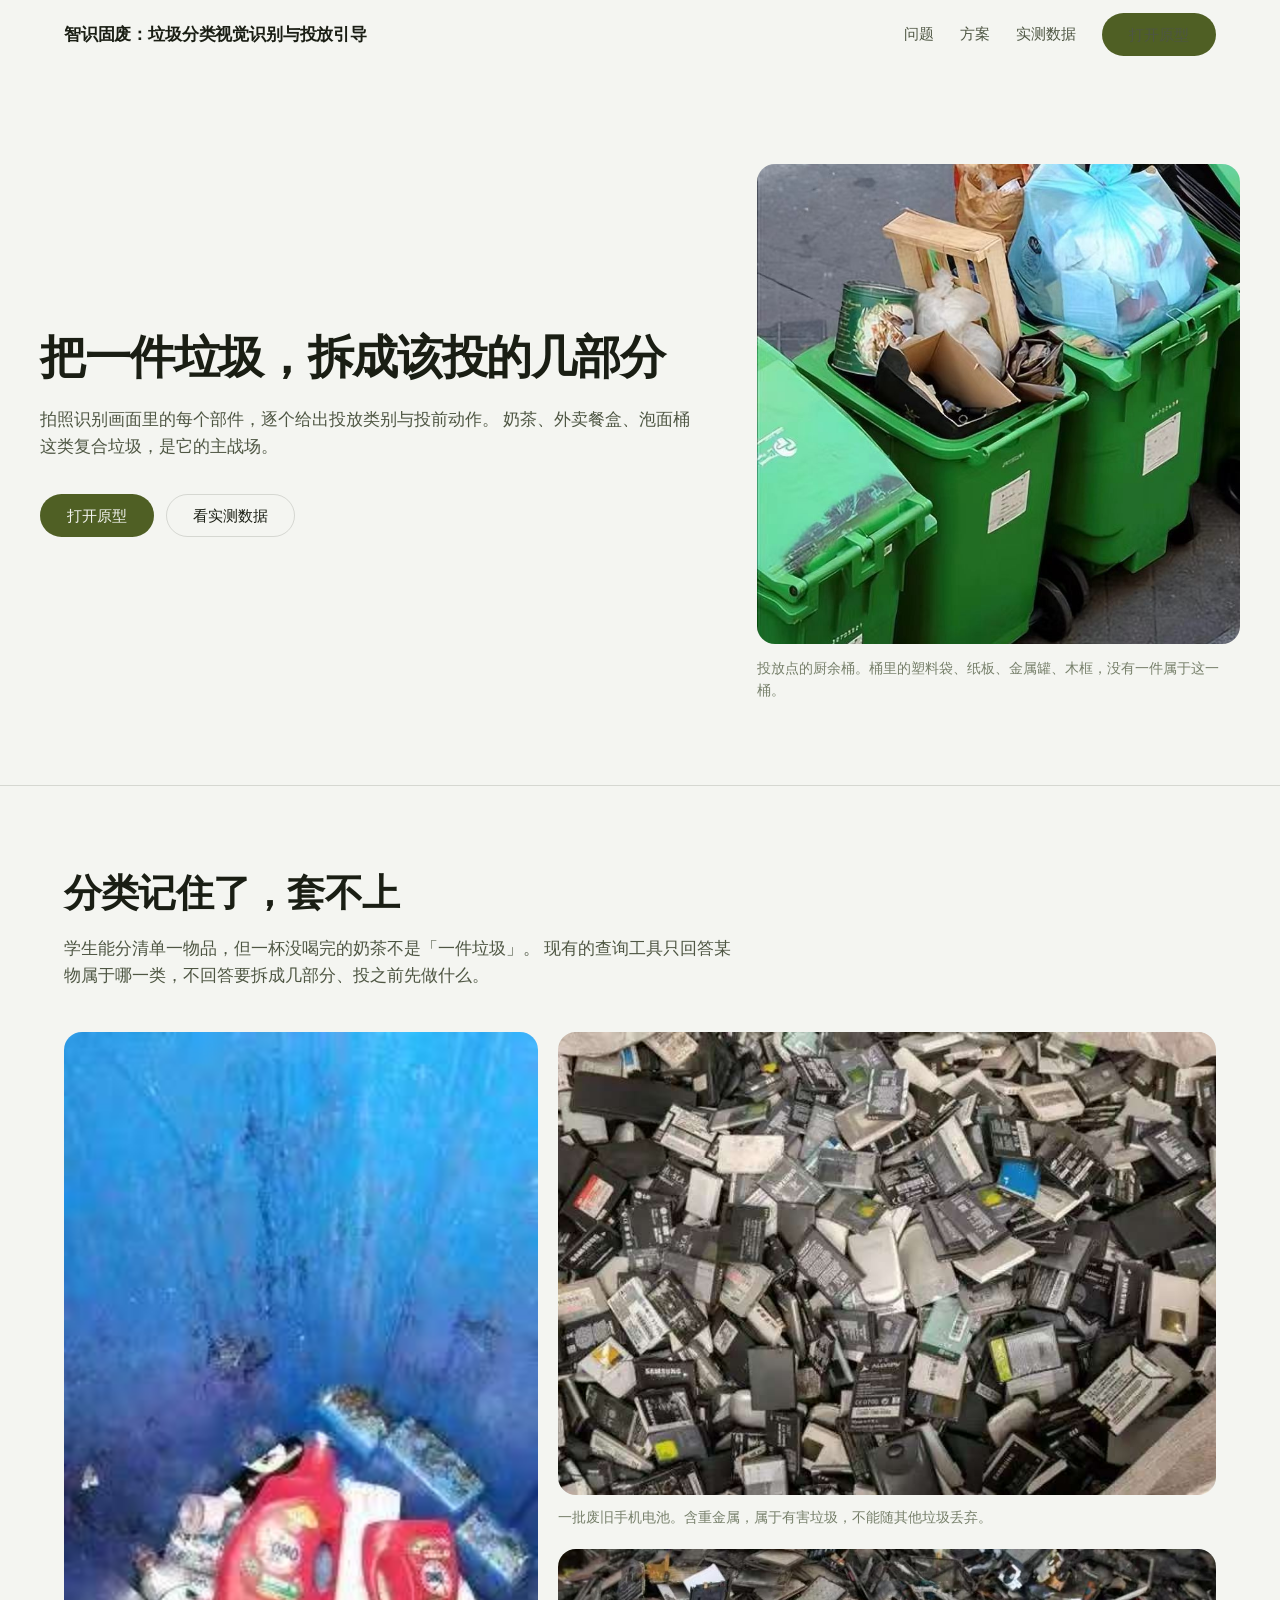
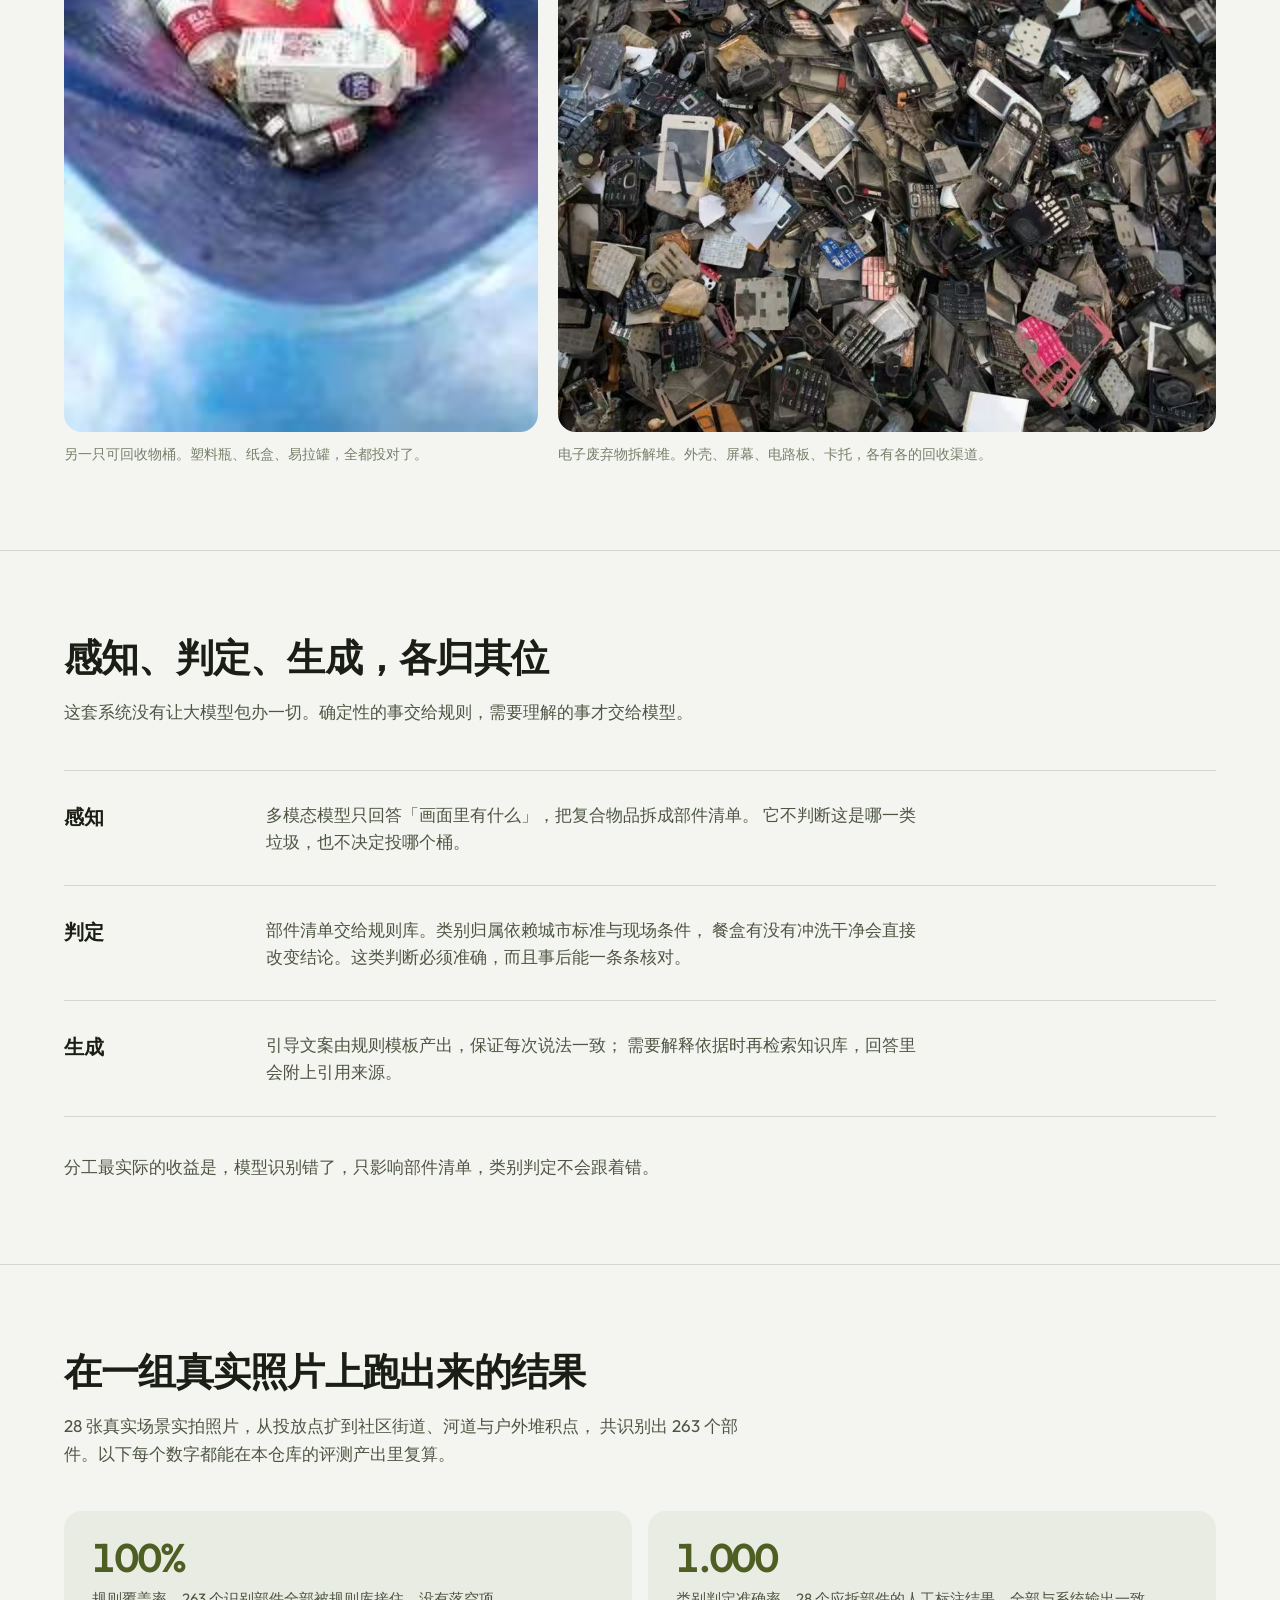
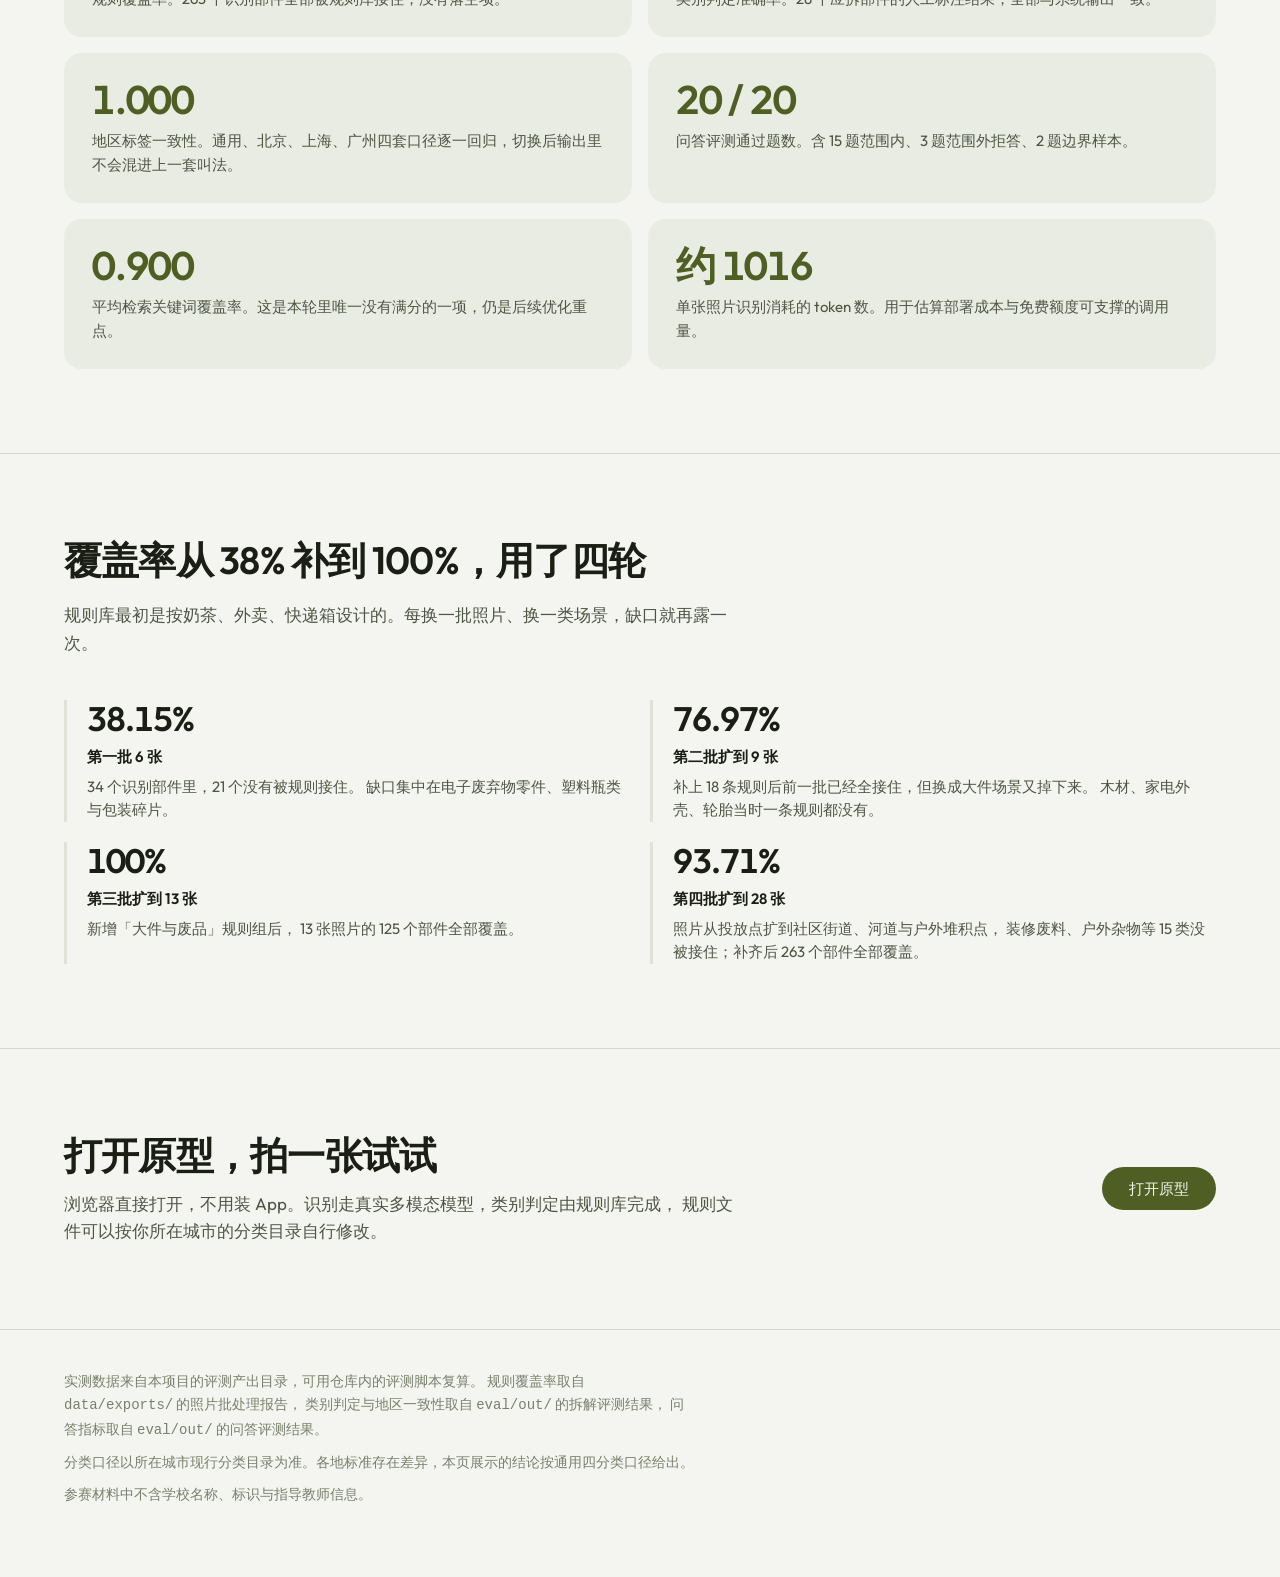
<file: docs/index.html>
<!doctype html>
<html lang="zh-CN">
<head>
<meta charset="utf-8">
<meta name="viewport" content="width=device-width, initial-scale=1">
<title>智识固废：垃圾分类视觉识别与投放引导</title>
<meta name="description" content="把一件复合垃圾拆成该投的几部分：拍照识别部件，按规则库判定投放类别与投前动作。">
<link rel="stylesheet" href="styles.css">
<!-- 本页刻意不声明 manifest：它是给评委看的文字页，不是要装的应用。
     这里原来挂着 manifest（start_url = /），手机上点「安装」会装出一个
     打开后是介绍页的"应用"，自然找不到拍照和上传入口。
     要装应用请到原型页 https://proto.fenlei.dpdns.org/ 点「安装到手机」。 -->
<meta name="theme-color" content="#3A4032">
<link rel="icon" type="image/png" sizes="192x192" href="/pwa/icon-192.png">
<link rel="apple-touch-icon" href="/pwa/apple-touch-icon.png">
<meta name="mobile-web-app-capable" content="yes">
<meta name="apple-mobile-web-app-capable" content="yes">
<meta name="apple-mobile-web-app-title" content="智识固废">
</head>
<body>

<header class="topbar">
  <span class="wordmark">智识固废：垃圾分类视觉识别与投放引导</span>
  <nav>
    <a href="#problem">问题</a>
    <a href="#method">方案</a>
    <a href="#data">实测数据</a>
    <a class="btn btn-primary" href="/app/">打开原型</a>
  </nav>
</header>

<main>

  <!-- ============================================================ Hero
       非对称分栏：文案在左，真实照片在右。
       文案元素 3 个：标题、说明、按钮组。无眉标、无 CTA 下方小字。 -->
  <section class="hero wrap" id="top">
    <div>
      <h1>把一件垃圾，拆成该投的几部分</h1>
      <p class="lede">
        拍照识别画面里的每个部件，逐个给出投放类别与投前动作。
        奶茶、外卖餐盒、泡面桶这类复合垃圾，是它的主战场。
      </p>
      <div class="cta-row">
        <a class="btn btn-primary" href="/app/">打开原型</a>
        <a class="btn btn-ghost" href="#data">看实测数据</a>
      </div>
    </div>
    <figure class="hero-figure">
      <img src="assets/hero-bin-mixed.jpg" width="760" height="1095"
           alt="投放点的绿色垃圾桶，桶内混有塑料袋、纸板、金属罐与木框">
      <figcaption class="cap">
        投放点的厨余桶。桶里的塑料袋、纸板、金属罐、木框，没有一件属于这一桶。
      </figcaption>
    </figure>
  </section>

  <!-- ============================================================ 问题 -->
  <section id="problem">
    <div class="wrap">
      <h2>分类记住了，套不上</h2>
      <p class="lede">
        学生能分清单一物品，但一杯没喝完的奶茶不是「一件垃圾」。
        现有的查询工具只回答某物属于哪一类，不回答要拆成几部分、投之前先做什么。
      </p>

      <!-- 变高宽比、非等分网格：左侧一张竖构图，右侧两张横构图 -->
      <div class="evidence">
        <figure class="evidence-tall reveal">
          <img src="assets/evidence-recyclable-bin.jpg" width="237" height="500"
               alt="可回收物桶内部，可见塑料瓶、纸盒与易拉罐">
          <figcaption class="cap">
            另一只可回收物桶。塑料瓶、纸盒、易拉罐，全都投对了。
          </figcaption>
        </figure>
        <figure class="reveal">
          <img src="assets/evidence-battery-pile.jpg" width="787" height="500"
               alt="一批废旧手机电池，含锂电池与塑料外壳">
          <figcaption class="cap">
            一批废旧手机电池。含重金属，属于有害垃圾，不能随其他垃圾丢弃。
          </figcaption>
        </figure>
        <figure class="reveal">
          <img src="assets/evidence-ewaste-pile.jpg" width="1080" height="720"
               alt="电子废弃物拆解堆，可见手机外壳、屏幕、电路板与卡托">
          <figcaption class="cap">
            电子废弃物拆解堆。外壳、屏幕、电路板、卡托，各有各的回收渠道。
          </figcaption>
        </figure>
      </div>
    </div>
  </section>

  <!-- ============================================================ 方案 -->
  <section id="method">
    <div class="wrap">
      <h2>感知、判定、生成，各归其位</h2>
      <p class="lede">
        这套系统没有让大模型包办一切。确定性的事交给规则，需要理解的事才交给模型。
      </p>

      <div class="layers">
        <div class="layer reveal">
          <h3>感知</h3>
          <p>
            多模态模型只回答「画面里有什么」，把复合物品拆成部件清单。
            它不判断这是哪一类垃圾，也不决定投哪个桶。
          </p>
        </div>
        <div class="layer reveal">
          <h3>判定</h3>
          <p>
            部件清单交给规则库。类别归属依赖城市标准与现场条件，
            餐盒有没有冲洗干净会直接改变结论。这类判断必须准确，而且事后能一条条核对。
          </p>
        </div>
        <div class="layer reveal">
          <h3>生成</h3>
          <p>
            引导文案由规则模板产出，保证每次说法一致；
            需要解释依据时再检索知识库，回答里会附上引用来源。
          </p>
        </div>
      </div>

      <p class="lede" style="margin-top:36px">
        分工最实际的收益是，模型识别错了，只影响部件清单，类别判定不会跟着错。
      </p>
    </div>
  </section>

  <!-- ============================================================ 实测数据 -->
  <section id="data">
    <div class="wrap">
      <h2>在一组真实照片上跑出来的结果</h2>
      <p class="lede">
        28 张真实场景实拍照片，从投放点扩到社区街道、河道与户外堆积点，
        共识别出 263 个部件。以下每个数字都能在本仓库的评测产出里复算。
      </p>

      <div class="metrics">
        <div class="metric reveal">
          <b>100%</b>
          <span>规则覆盖率。263 个识别部件全部被规则库接住，没有落空项。</span>
        </div>
        <div class="metric reveal">
          <b>1.000</b>
          <span>类别判定准确率。28 个应拆部件的人工标注结果，全部与系统输出一致。</span>
        </div>
        <div class="metric reveal">
          <b>1.000</b>
          <span>地区标签一致性。通用、北京、上海、广州四套口径逐一回归，切换后输出里不会混进上一套叫法。</span>
        </div>
        <div class="metric reveal">
          <b>20 / 20</b>
          <span>问答评测通过题数。含 15 题范围内、3 题范围外拒答、2 题边界样本。</span>
        </div>
        <div class="metric reveal">
          <b>0.900</b>
          <span>平均检索关键词覆盖率。这是本轮里唯一没有满分的一项，仍是后续优化重点。</span>
        </div>
        <div class="metric reveal">
          <b>约 1016</b>
          <span>单张照片识别消耗的 token 数。用于估算部署成本与免费额度可支撑的调用量。</span>
        </div>
      </div>
    </div>
  </section>

  <!-- ============================================================ 迭代过程 -->
  <section id="iteration">
    <div class="wrap">
      <h2>覆盖率从 38% 补到 100%，用了四轮</h2>
      <p class="lede">
        规则库最初是按奶茶、外卖、快递箱设计的。每换一批照片、换一类场景，缺口就再露一次。
      </p>

      <div class="rounds">
        <div class="round reveal">
          <b>38.24%</b>
          <strong>第一批 6 张</strong>
          <p>
            34 个识别部件里，21 个没有被规则接住。
            缺口集中在电子废弃物零件、塑料瓶类与包装碎片。
          </p>
        </div>
        <div class="round reveal">
          <b>77.14%</b>
          <strong>第二批扩到 9 张</strong>
          <p>
            补上 18 条规则后前一批已经全接住，但换成大件场景又掉下来。
            木材、家电外壳、轮胎当时一条规则都没有。
          </p>
        </div>
        <div class="round reveal">
          <b>100%</b>
          <strong>第三批扩到 13 张</strong>
          <p>
            新增「大件与废品」规则组后，
            13 张照片的 125 个部件全部覆盖。
          </p>
        </div>
        <div class="round reveal">
          <b>93.92%</b>
          <strong>第四批扩到 28 张</strong>
          <p>
            照片从投放点扩到社区街道、河道与户外堆积点，
            装修废料、户外杂物等 15 类没被接住；补齐后 263 个部件全部覆盖。
          </p>
        </div>
      </div>
    </div>
  </section>

  <!-- ============================================================ 结尾 -->
  <section id="open">
    <div class="wrap closing">
      <div>
        <h2>打开原型，拍一张试试</h2>
        <p class="lede">
          浏览器直接打开，不用装 App。识别走真实多模态模型，类别判定由规则库完成，
          规则文件可以按你所在城市的分类目录自行修改。
        </p>
      </div>
      <a class="btn btn-primary" href="/app/">打开原型</a>
    </div>
  </section>

</main>

<footer>
  <div class="wrap">
    <p>
       实测数据来自本项目的评测产出目录，可用仓库内的评测脚本复算。
      规则覆盖率取自 <code>data/exports/</code> 的照片批处理报告，
      类别判定与地区一致性取自 <code>eval/out/</code> 的拆解评测结果，
      问答指标取自 <code>eval/out/</code> 的问答评测结果。
    </p>
    <p>
      分类口径以所在城市现行分类目录为准。各地标准存在差异，本页展示的结论按通用四分类口径给出。
    </p>
    <p>
      参赛材料中不含学校名称、标识与指导教师信息。
    </p>
  </div>
</footer>

<!-- GSAP + ScrollTrigger 本地化，断网也能跑；两个文件加起来 110 KB -->
<script src="vendor/gsap.min.js"></script>
<script src="vendor/ScrollTrigger.min.js"></script>
<script>
/*
  动效分四层，都挂在 GSAP 上：
    1) 首屏入场：标题、说明、按钮、配图按次序到位
    2) 段落进场：ScrollTrigger.batch 替代原来手写的 IntersectionObserver
    3) 数字滚动：指标卡与迭代卡的数字从 0 滚到目标值
    4) 配图轻微视差：滚动时比正文慢一点，做出层次

  两条兜底：
    · gsap 没加载成功就把所有 .reveal 显示出来，内容不受影响
    · 系统开了"减少动态效果"时只显示，不做动画（gsap.matchMedia 处理）
*/
(function () {
  var items = document.querySelectorAll('.reveal');
  function showAll() {
    items.forEach(function (el) { el.classList.add('is-in'); });
  }

  if (!window.gsap || !window.ScrollTrigger) { showAll(); return; }
  gsap.registerPlugin(ScrollTrigger);

  // 交给 GSAP 之后，CSS 那条兜底过渡要让位，否则两边会各动一次
  document.documentElement.classList.add('gsap-on');

  var mm = gsap.matchMedia();

  mm.add(
    { motion: '(prefers-reduced-motion: no-preference)', reduce: '(prefers-reduced-motion: reduce)' },
    function (ctx) {
      // 系统要求减少动态效果：只把内容显示出来
      if (ctx.conditions.reduce) { showAll(); return; }

      gsap.defaults({ ease: 'power2.out', duration: 0.7 });

      // 1) 首屏入场。transform + autoAlpha，不动布局属性
      var intro = gsap.timeline();
      intro
        .from('.hero h1', { y: 26, autoAlpha: 0 })
        .from('.hero .lede', { y: 18, autoAlpha: 0 }, '-=0.45')
        .from('.hero .cta-row > *', { y: 14, autoAlpha: 0, stagger: 0.08 }, '-=0.42')
        .from('.hero-figure', { y: 30, autoAlpha: 0, scale: 0.99 }, 0.12);

      // 2) 段落进场：同一个批次一起进来，按批次错开
      ScrollTrigger.batch('.reveal', {
        start: 'top 88%',
        once: true,
        onEnter: function (batch) {
          batch.forEach(function (el) { el.classList.add('is-in'); });
          gsap.fromTo(
            batch,
            { autoAlpha: 0, y: 20 },
            { autoAlpha: 1, y: 0, duration: 0.62, stagger: 0.08, clearProps: 'all' }
          );
        }
      });

      // 3) 数字滚动：把已有的数值从 0 滚上去，保留原文字里的前后缀
      function countUp(el) {
        var raw = el.textContent;
        var m = raw.match(/^(\D*?)(\d[\d,]*(?:\.\d+)?)([\s\S]*)$/);
        if (!m) return;
        var prefix = m[1];
        var numStr = m[2];
        var suffix = m[3];
        var target = parseFloat(numStr.replace(/,/g, ''));
        var decimals = (numStr.split('.')[1] || '').length;
        var box = { v: 0 };
        gsap.to(box, {
          v: target, duration: 1.1, ease: 'power2.out',
          onUpdate: function () {
            var s = decimals ? box.v.toFixed(decimals) : String(Math.round(box.v));
            el.textContent = prefix + s + suffix;
          },
          onComplete: function () { el.textContent = raw; }
        });
      }

      ['.metrics', '.rounds'].forEach(function (sel) {
        var host = document.querySelector(sel);
        if (!host) return;
        ScrollTrigger.create({
          trigger: host,
          start: 'top 82%',
          once: true,
          onEnter: function () {
            host.querySelectorAll('b').forEach(countUp);
          }
        });
      });

      // 4) 配图轻微视差：只给首屏那张，幅度小
      gsap.to('.hero-figure img', {
        yPercent: -5,
        ease: 'none',
        scrollTrigger: { trigger: '.hero', start: 'top top', end: 'bottom top', scrub: true }
      });
    }
  );

  // 图片加载完再量一次位置，避免触发点算错
  window.addEventListener('load', function () { ScrollTrigger.refresh(); });

  // 万一上面某一步抛错导致内容还藏着，1.5 秒后无条件显示
  setTimeout(function () {
    document.querySelectorAll('.reveal:not(.is-in)').forEach(function (el) {
      el.classList.add('is-in');
    });
  }, 1500);
})();
</script>

</body>
</html>
</file>
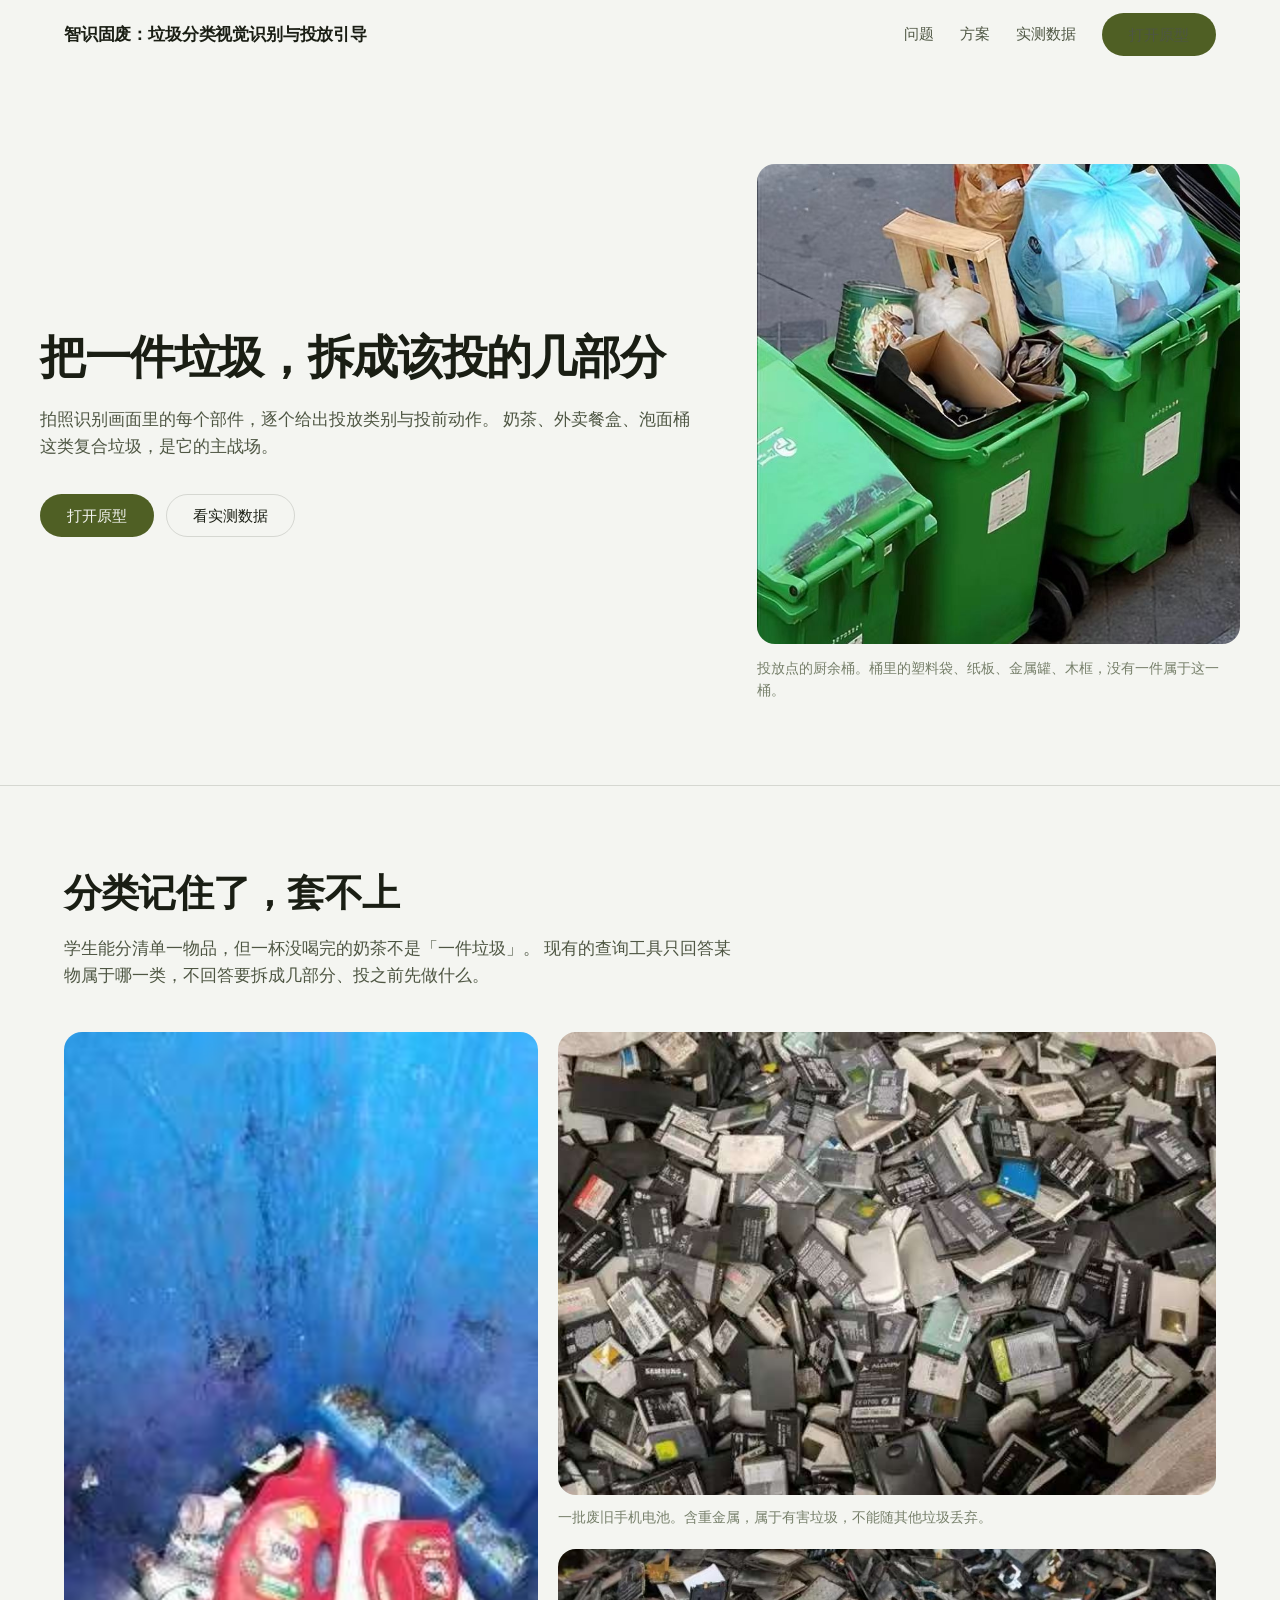
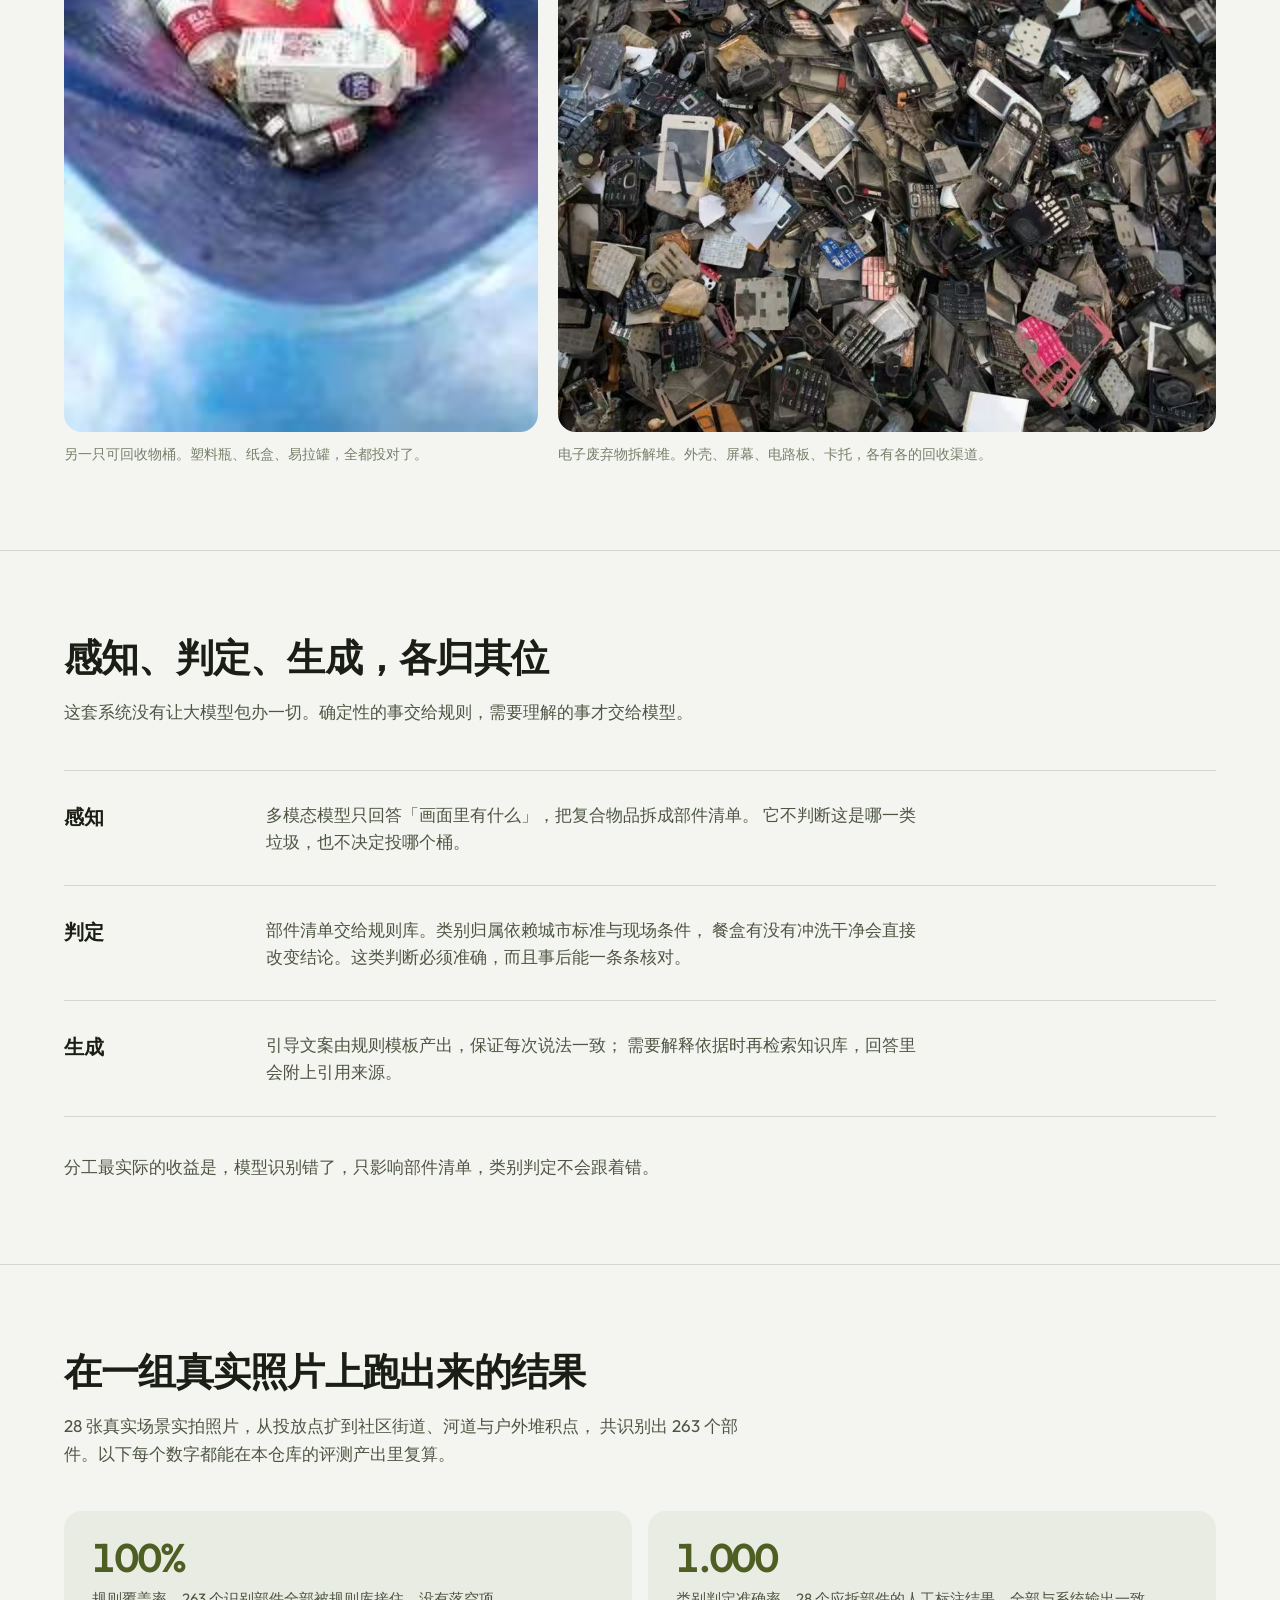
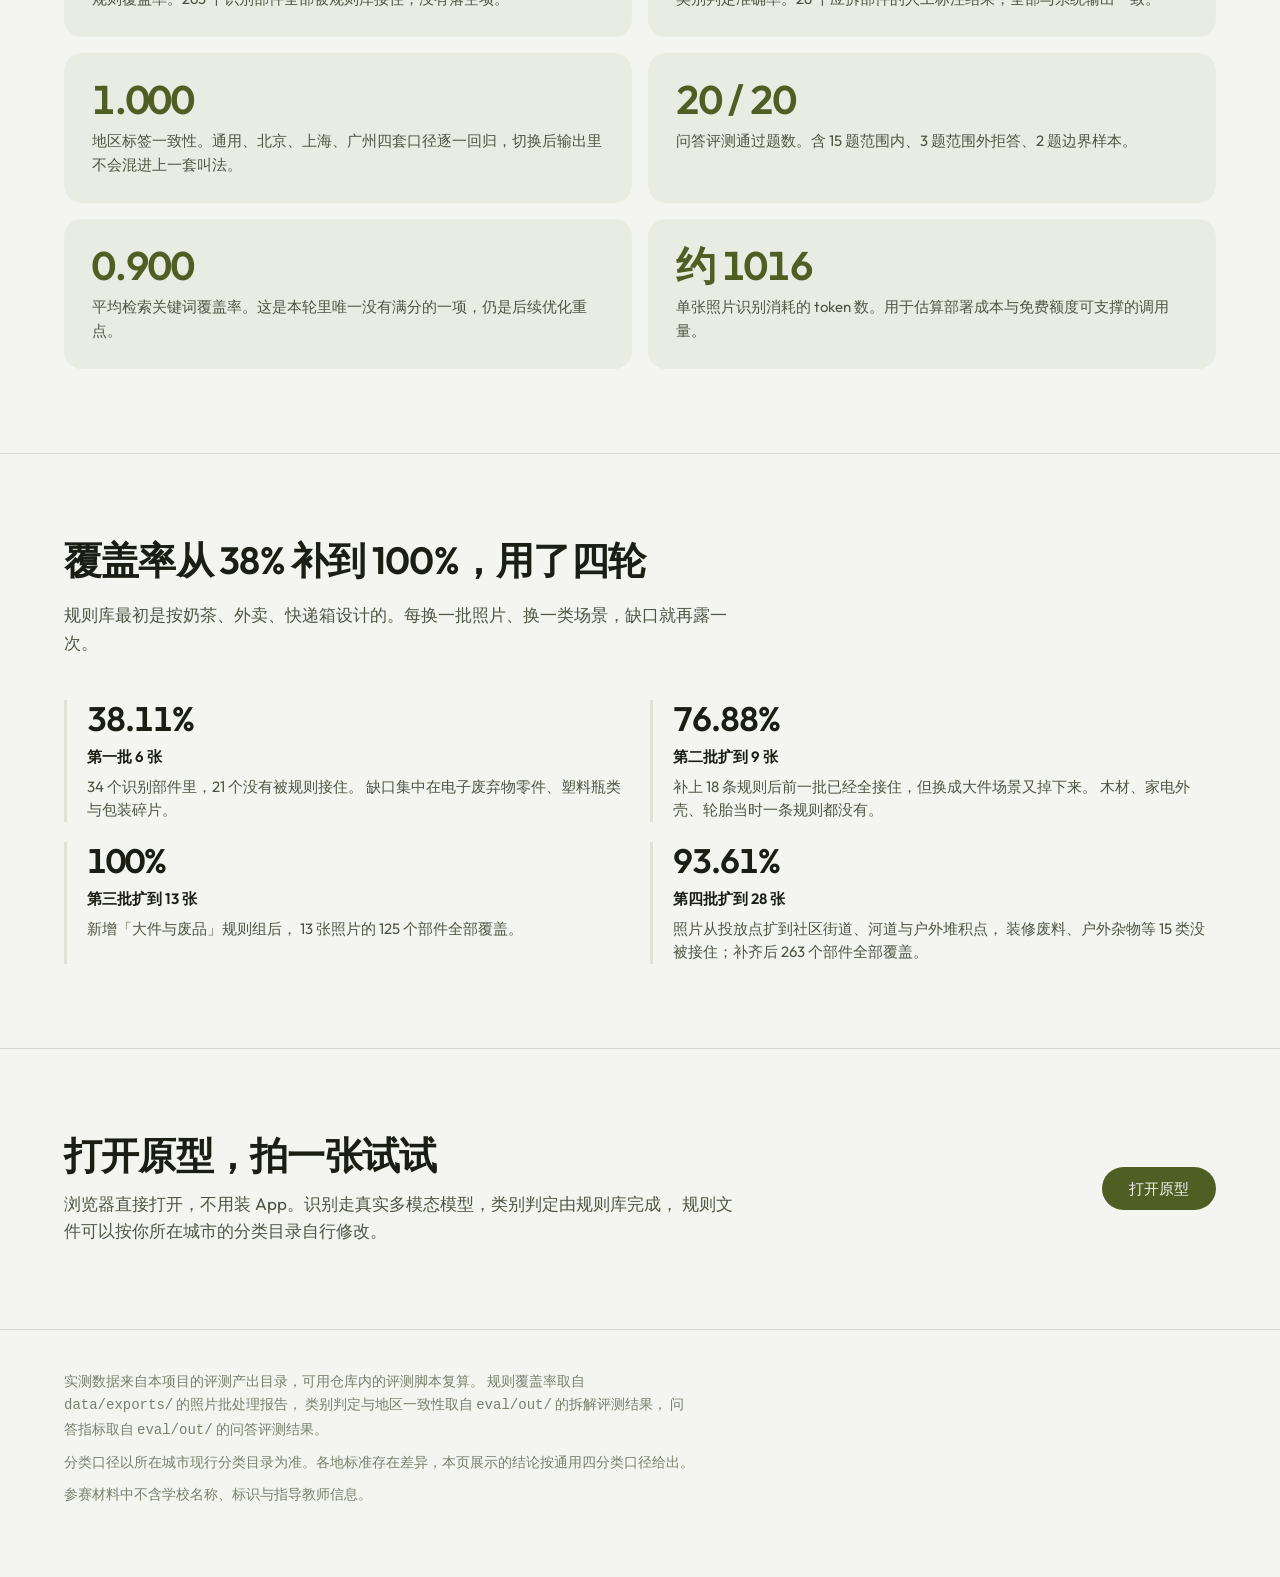
<file: landing/index.html>
<!doctype html>
<html lang="zh-CN">
<head>
<meta charset="utf-8">
<meta name="viewport" content="width=device-width, initial-scale=1">
<title>智识固废：垃圾分类视觉识别与投放引导</title>
<meta name="description" content="把一件复合垃圾拆成该投的几部分：拍照识别部件，按规则库判定投放类别与投前动作。">
<link rel="stylesheet" href="styles.css">
<link rel="manifest" href="/manifest.webmanifest">
<meta name="theme-color" content="#3A4032">
<link rel="icon" type="image/png" sizes="192x192" href="/pwa/icon-192.png">
<link rel="apple-touch-icon" href="/pwa/apple-touch-icon.png">
<meta name="mobile-web-app-capable" content="yes">
<meta name="apple-mobile-web-app-capable" content="yes">
<meta name="apple-mobile-web-app-title" content="智识固废">
</head>
<body>

<header class="topbar">
  <span class="wordmark">智识固废：垃圾分类视觉识别与投放引导</span>
  <nav>
    <a href="#problem">问题</a>
    <a href="#method">方案</a>
    <a href="#data">实测数据</a>
    <a class="btn btn-primary" href="/">打开原型</a>
  </nav>
</header>

<main>

  <!-- ============================================================ Hero
       非对称分栏：文案在左，真实照片在右。
       文案元素 3 个：标题、说明、按钮组。无眉标、无 CTA 下方小字。 -->
  <section class="hero wrap" id="top">
    <div>
      <h1>把一件垃圾，拆成该投的几部分</h1>
      <p class="lede">
        拍照识别画面里的每个部件，逐个给出投放类别与投前动作。
        奶茶、外卖餐盒、泡面桶这类复合垃圾，是它的主战场。
      </p>
      <div class="cta-row">
        <a class="btn btn-primary" href="/">打开原型</a>
        <a class="btn btn-ghost" href="#data">看实测数据</a>
      </div>
    </div>
    <figure class="hero-figure">
      <img src="assets/hero-bin-mixed.jpg" width="760" height="1095"
           alt="投放点的绿色垃圾桶，桶内混有塑料袋、纸板、金属罐与木框">
      <figcaption class="cap">
        投放点的厨余桶。桶里的塑料袋、纸板、金属罐、木框，没有一件属于这一桶。
      </figcaption>
    </figure>
  </section>

  <!-- ============================================================ 问题 -->
  <section id="problem">
    <div class="wrap">
      <h2>分类记住了，套不上</h2>
      <p class="lede">
        学生能分清单一物品，但一杯没喝完的奶茶不是「一件垃圾」。
        现有的查询工具只回答某物属于哪一类，不回答要拆成几部分、投之前先做什么。
      </p>

      <!-- 变高宽比、非等分网格：左侧一张竖构图，右侧两张横构图 -->
      <div class="evidence">
        <figure class="evidence-tall reveal">
          <img src="assets/evidence-recyclable-bin.jpg" width="237" height="500"
               alt="可回收物桶内部，可见塑料瓶、纸盒与易拉罐">
          <figcaption class="cap">
            另一只可回收物桶。塑料瓶、纸盒、易拉罐，全都投对了。
          </figcaption>
        </figure>
        <figure class="reveal">
          <img src="assets/evidence-battery-pile.jpg" width="787" height="500"
               alt="一批废旧手机电池，含锂电池与塑料外壳">
          <figcaption class="cap">
            一批废旧手机电池。含重金属，属于有害垃圾，不能随其他垃圾丢弃。
          </figcaption>
        </figure>
        <figure class="reveal">
          <img src="assets/evidence-ewaste-pile.jpg" width="1080" height="720"
               alt="电子废弃物拆解堆，可见手机外壳、屏幕、电路板与卡托">
          <figcaption class="cap">
            电子废弃物拆解堆。外壳、屏幕、电路板、卡托，各有各的回收渠道。
          </figcaption>
        </figure>
      </div>
    </div>
  </section>

  <!-- ============================================================ 方案 -->
  <section id="method">
    <div class="wrap">
      <h2>感知、判定、生成，各归其位</h2>
      <p class="lede">
        这套系统没有让大模型包办一切。确定性的事交给规则，需要理解的事才交给模型。
      </p>

      <div class="layers">
        <div class="layer reveal">
          <h3>感知</h3>
          <p>
            多模态模型只回答「画面里有什么」，把复合物品拆成部件清单。
            它不判断这是哪一类垃圾，也不决定投哪个桶。
          </p>
        </div>
        <div class="layer reveal">
          <h3>判定</h3>
          <p>
            部件清单交给规则库。类别归属依赖城市标准与现场条件，
            餐盒有没有冲洗干净会直接改变结论。这类判断必须准确，而且事后能一条条核对。
          </p>
        </div>
        <div class="layer reveal">
          <h3>生成</h3>
          <p>
            引导文案由规则模板产出，保证每次说法一致；
            需要解释依据时再检索知识库，回答里会附上引用来源。
          </p>
        </div>
      </div>

      <p class="lede" style="margin-top:36px">
        分工最实际的收益是，模型识别错了，只影响部件清单，类别判定不会跟着错。
      </p>
    </div>
  </section>

  <!-- ============================================================ 实测数据 -->
  <section id="data">
    <div class="wrap">
      <h2>在一组真实照片上跑出来的结果</h2>
      <p class="lede">
        28 张真实场景实拍照片，从投放点扩到社区街道、河道与户外堆积点，
        共识别出 263 个部件。以下每个数字都能在本仓库的评测产出里复算。
      </p>

      <div class="metrics">
        <div class="metric reveal">
          <b>100%</b>
          <span>规则覆盖率。263 个识别部件全部被规则库接住，没有落空项。</span>
        </div>
        <div class="metric reveal">
          <b>1.000</b>
          <span>类别判定准确率。28 个应拆部件的人工标注结果，全部与系统输出一致。</span>
        </div>
        <div class="metric reveal">
          <b>1.000</b>
          <span>地区标签一致性。通用、北京、上海、广州四套口径逐一回归，切换后输出里不会混进上一套叫法。</span>
        </div>
        <div class="metric reveal">
          <b>20 / 20</b>
          <span>问答评测通过题数。含 15 题范围内、3 题范围外拒答、2 题边界样本。</span>
        </div>
        <div class="metric reveal">
          <b>0.900</b>
          <span>平均检索关键词覆盖率。这是本轮里唯一没有满分的一项，仍是后续优化重点。</span>
        </div>
        <div class="metric reveal">
          <b>约 1016</b>
          <span>单张照片识别消耗的 token 数。用于估算部署成本与免费额度可支撑的调用量。</span>
        </div>
      </div>
    </div>
  </section>

  <!-- ============================================================ 迭代过程 -->
  <section id="iteration">
    <div class="wrap">
      <h2>覆盖率从 38% 补到 100%，用了四轮</h2>
      <p class="lede">
        规则库最初是按奶茶、外卖、快递箱设计的。每换一批照片、换一类场景，缺口就再露一次。
      </p>

      <div class="rounds">
        <div class="round reveal">
          <b>38.24%</b>
          <strong>第一批 6 张</strong>
          <p>
            34 个识别部件里，21 个没有被规则接住。
            缺口集中在电子废弃物零件、塑料瓶类与包装碎片。
          </p>
        </div>
        <div class="round reveal">
          <b>77.14%</b>
          <strong>第二批扩到 9 张</strong>
          <p>
            补上 18 条规则后前一批已经全接住，但换成大件场景又掉下来。
            木材、家电外壳、轮胎当时一条规则都没有。
          </p>
        </div>
        <div class="round reveal">
          <b>100%</b>
          <strong>第三批扩到 13 张</strong>
          <p>
            新增「大件与废品」规则组后，
            13 张照片的 125 个部件全部覆盖。
          </p>
        </div>
        <div class="round reveal">
          <b>93.92%</b>
          <strong>第四批扩到 28 张</strong>
          <p>
            照片从投放点扩到社区街道、河道与户外堆积点，
            装修废料、户外杂物等 15 类没被接住；补齐后 263 个部件全部覆盖。
          </p>
        </div>
      </div>
    </div>
  </section>

  <!-- ============================================================ 结尾 -->
  <section id="open">
    <div class="wrap closing">
      <div>
        <h2>打开原型，拍一张试试</h2>
        <p class="lede">
          浏览器直接打开，不用装 App。识别走真实多模态模型，类别判定由规则库完成，
          规则文件可以按你所在城市的分类目录自行修改。
        </p>
      </div>
      <a class="btn btn-primary" href="/">打开原型</a>
    </div>
  </section>

</main>

<footer>
  <div class="wrap">
    <p>
       实测数据来自本项目的评测产出目录，可用仓库内的评测脚本复算。
      规则覆盖率取自 <code>data/exports/</code> 的照片批处理报告，
      类别判定与地区一致性取自 <code>eval/out/</code> 的拆解评测结果，
      问答指标取自 <code>eval/out/</code> 的问答评测结果。
    </p>
    <p>
      分类口径以所在城市现行分类目录为准。各地标准存在差异，本页展示的结论按通用四分类口径给出。
    </p>
    <p>
      参赛材料中不含学校名称、标识与指导教师信息。
    </p>
  </div>
</footer>

<!-- GSAP + ScrollTrigger 本地化，断网也能跑；两个文件加起来 110 KB -->
<script src="vendor/gsap.min.js"></script>
<script src="vendor/ScrollTrigger.min.js"></script>
<script>
/*
  动效分四层，都挂在 GSAP 上：
    1) 首屏入场：标题、说明、按钮、配图按次序到位
    2) 段落进场：ScrollTrigger.batch 替代原来手写的 IntersectionObserver
    3) 数字滚动：指标卡与迭代卡的数字从 0 滚到目标值
    4) 配图轻微视差：滚动时比正文慢一点，做出层次

  两条兜底：
    · gsap 没加载成功就把所有 .reveal 显示出来，内容不受影响
    · 系统开了"减少动态效果"时只显示，不做动画（gsap.matchMedia 处理）
*/
(function () {
  var items = document.querySelectorAll('.reveal');
  function showAll() {
    items.forEach(function (el) { el.classList.add('is-in'); });
  }

  if (!window.gsap || !window.ScrollTrigger) { showAll(); return; }
  gsap.registerPlugin(ScrollTrigger);

  // 交给 GSAP 之后，CSS 那条兜底过渡要让位，否则两边会各动一次
  document.documentElement.classList.add('gsap-on');

  var mm = gsap.matchMedia();

  mm.add(
    { motion: '(prefers-reduced-motion: no-preference)', reduce: '(prefers-reduced-motion: reduce)' },
    function (ctx) {
      // 系统要求减少动态效果：只把内容显示出来
      if (ctx.conditions.reduce) { showAll(); return; }

      gsap.defaults({ ease: 'power2.out', duration: 0.7 });

      // 1) 首屏入场。transform + autoAlpha，不动布局属性
      var intro = gsap.timeline();
      intro
        .from('.hero h1', { y: 26, autoAlpha: 0 })
        .from('.hero .lede', { y: 18, autoAlpha: 0 }, '-=0.45')
        .from('.hero .cta-row > *', { y: 14, autoAlpha: 0, stagger: 0.08 }, '-=0.42')
        .from('.hero-figure', { y: 30, autoAlpha: 0, scale: 0.99 }, 0.12);

      // 2) 段落进场：同一个批次一起进来，按批次错开
      ScrollTrigger.batch('.reveal', {
        start: 'top 88%',
        once: true,
        onEnter: function (batch) {
          batch.forEach(function (el) { el.classList.add('is-in'); });
          gsap.fromTo(
            batch,
            { autoAlpha: 0, y: 20 },
            { autoAlpha: 1, y: 0, duration: 0.62, stagger: 0.08, clearProps: 'all' }
          );
        }
      });

      // 3) 数字滚动：把已有的数值从 0 滚上去，保留原文字里的前后缀
      function countUp(el) {
        var raw = el.textContent;
        var m = raw.match(/^(\D*?)(\d[\d,]*(?:\.\d+)?)([\s\S]*)$/);
        if (!m) return;
        var prefix = m[1];
        var numStr = m[2];
        var suffix = m[3];
        var target = parseFloat(numStr.replace(/,/g, ''));
        var decimals = (numStr.split('.')[1] || '').length;
        var box = { v: 0 };
        gsap.to(box, {
          v: target, duration: 1.1, ease: 'power2.out',
          onUpdate: function () {
            var s = decimals ? box.v.toFixed(decimals) : String(Math.round(box.v));
            el.textContent = prefix + s + suffix;
          },
          onComplete: function () { el.textContent = raw; }
        });
      }

      ['.metrics', '.rounds'].forEach(function (sel) {
        var host = document.querySelector(sel);
        if (!host) return;
        ScrollTrigger.create({
          trigger: host,
          start: 'top 82%',
          once: true,
          onEnter: function () {
            host.querySelectorAll('b').forEach(countUp);
          }
        });
      });

      // 4) 配图轻微视差：只给首屏那张，幅度小
      gsap.to('.hero-figure img', {
        yPercent: -5,
        ease: 'none',
        scrollTrigger: { trigger: '.hero', start: 'top top', end: 'bottom top', scrub: true }
      });
    }
  );

  // 图片加载完再量一次位置，避免触发点算错
  window.addEventListener('load', function () { ScrollTrigger.refresh(); });

  // 万一上面某一步抛错导致内容还藏着，1.5 秒后无条件显示
  setTimeout(function () {
    document.querySelectorAll('.reveal:not(.is-in)').forEach(function (el) {
      el.classList.add('is-in');
    });
  }, 1500);
})();
</script>

</body>
</html>
</file>
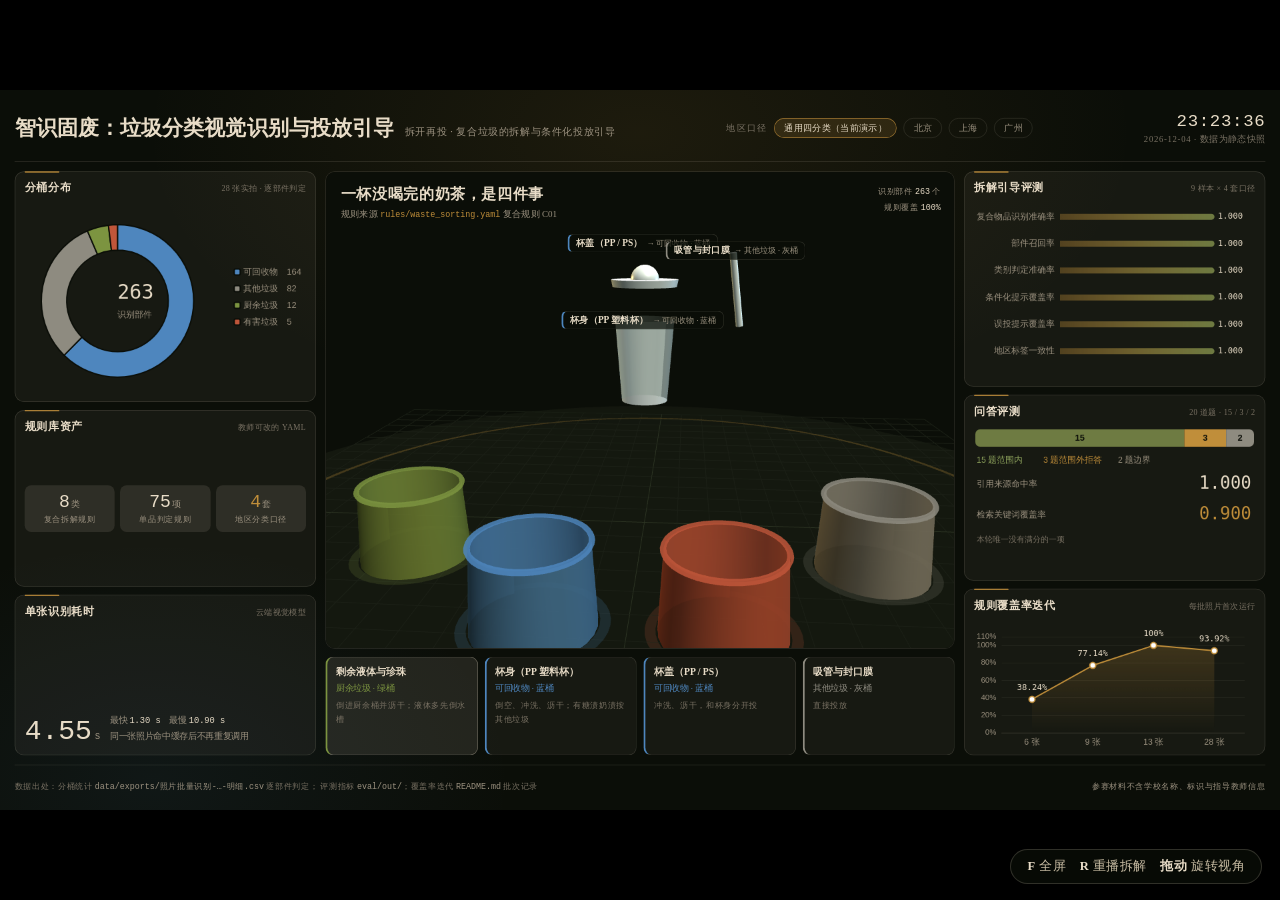
<file: 大屏/index.html>
<!doctype html>
<html lang="zh-CN">
<head>
<meta charset="utf-8">
<meta name="viewport" content="width=device-width, initial-scale=1, viewport-fit=cover">
<title>智识固废：垃圾分类视觉识别与投放引导 · 拆解式投放数据大屏（静态演示）</title>
<meta name="theme-color" content="#0B0E08">
<!--
  静态演示版大屏，双击本文件即可打开，不需要起服务、不需要联网。

  参考了可视化大屏的形（深色底 + 发光线条 + 3D 主视觉 + 浮动数据面板），
  但内容是本项目跑出来的真实数据，没有演示性假数据：
    28 张真实场景实拍照片、263 个识别部件、规则覆盖率 100%
    分桶分布：用规则库对 28 张照片逐部件判定后统计，合计 263
    评测数字：eval/out/ 的两份汇总文件
    覆盖率迭代：data/exports/ 与 README 里的批次记录

  three.js 与 echarts 都在 vendor/ 目录，断网也能跑。
-->
<link rel="stylesheet" href="screen.css">
</head>
<body>

<div id="stage">

  <header>
    <div class="brand">
      <h1>智识固废：垃圾分类视觉识别与投放引导</h1>
      <span class="sub">拆开再投 · 复合垃圾的拆解与条件化投放引导</span>
    </div>
    <div class="regions">
      <span class="lbl">地区口径</span>
      <span class="chip on">通用四分类（当前演示）</span>
      <span class="chip">北京</span>
      <span class="chip">上海</span>
      <span class="chip">广州</span>
    </div>
    <div class="clock">
      <b id="clock-time">--:--:--</b>
      <span id="clock-date">数据为静态快照</span>
    </div>
  </header>

  <main>

    <!-- ============================================================ 左栏 -->
    <section class="col left">
      <div class="panel">
        <div class="p-head"><h2>分桶分布</h2><em>28 张实拍 · 逐部件判定</em></div>
        <div class="chart" id="c-bins"></div>
      </div>

      <div class="panel">
        <div class="p-head"><h2>规则库资产</h2><em>教师可改的 YAML</em></div>
        <div class="kpis">
          <div class="kpi"><b>8<i>类</i></b><span>复合拆解规则</span></div>
          <div class="kpi"><b>75<i>项</i></b><span>单品判定规则</span></div>
          <div class="kpi accent"><b>4<i>套</i></b><span>地区分类口径</span></div>
        </div>
      </div>

      <div class="panel">
        <div class="p-head"><h2>单张识别耗时</h2><em>云端视觉模型</em></div>
        <div class="latency">
          <div class="big">4.55<i>s</i></div>
          <div class="rng">
            最快 <b>1.30 s</b>　最慢 <b>10.90 s</b><br>
            同一张照片命中缓存后不再重复调用
          </div>
        </div>
      </div>
    </section>

    <!-- ============================================================ 中栏 -->
    <section class="col center">
      <div class="panel stage3d">
        <canvas id="gl"></canvas>
        <div class="labels" id="labels"></div>
        <div class="title3d">
          <h3>一杯没喝完的奶茶，是四件事</h3>
          <p>规则来源 <code>rules/waste_sorting.yaml</code> 复合规则 C01</p>
        </div>
        <div class="legend3d">
          识别部件 <b>263</b> 个<br>
          规则覆盖 <b>100%</b>
        </div>
      </div>
      <div class="parts" id="parts"></div>
    </section>

    <!-- ============================================================ 右栏 -->
    <section class="col right">
      <div class="panel">
        <div class="p-head"><h2>拆解引导评测</h2><em>9 样本 × 4 套口径</em></div>
        <div class="chart" id="c-guide"></div>
      </div>

      <div class="panel">
        <div class="p-head"><h2>问答评测</h2><em>20 道题 · 15 / 3 / 2</em></div>
        <div class="chart" id="c-qa"></div>
      </div>

      <div class="panel">
        <div class="p-head"><h2>规则覆盖率迭代</h2><em>每批照片首次运行</em></div>
        <div class="chart" id="c-iter"></div>
      </div>
    </section>

  </main>

  <footer>
    <span class="src">数据出处：分桶统计 <code>data/exports/照片批量识别-…-明细.csv</code> 逐部件判定；
      评测指标 <code>eval/out/</code>；覆盖率迭代 <code>README.md</code> 批次记录</span>
    <span class="tag">参赛材料不含学校名称、标识与指导教师信息</span>
  </footer>

</div>

<div id="hint" title="点击重播拆解动画"><b>F</b> 全屏　<b>R</b> 重播拆解　<b>拖动</b> 旋转视角</div>

<script src="vendor/three.min.js"></script>
<script src="vendor/echarts.min.js"></script>
<script src="screen.js"></script>
<script src="scene3d.js"></script>
<script>screenBoot();</script>
</body>
</html>
</file>
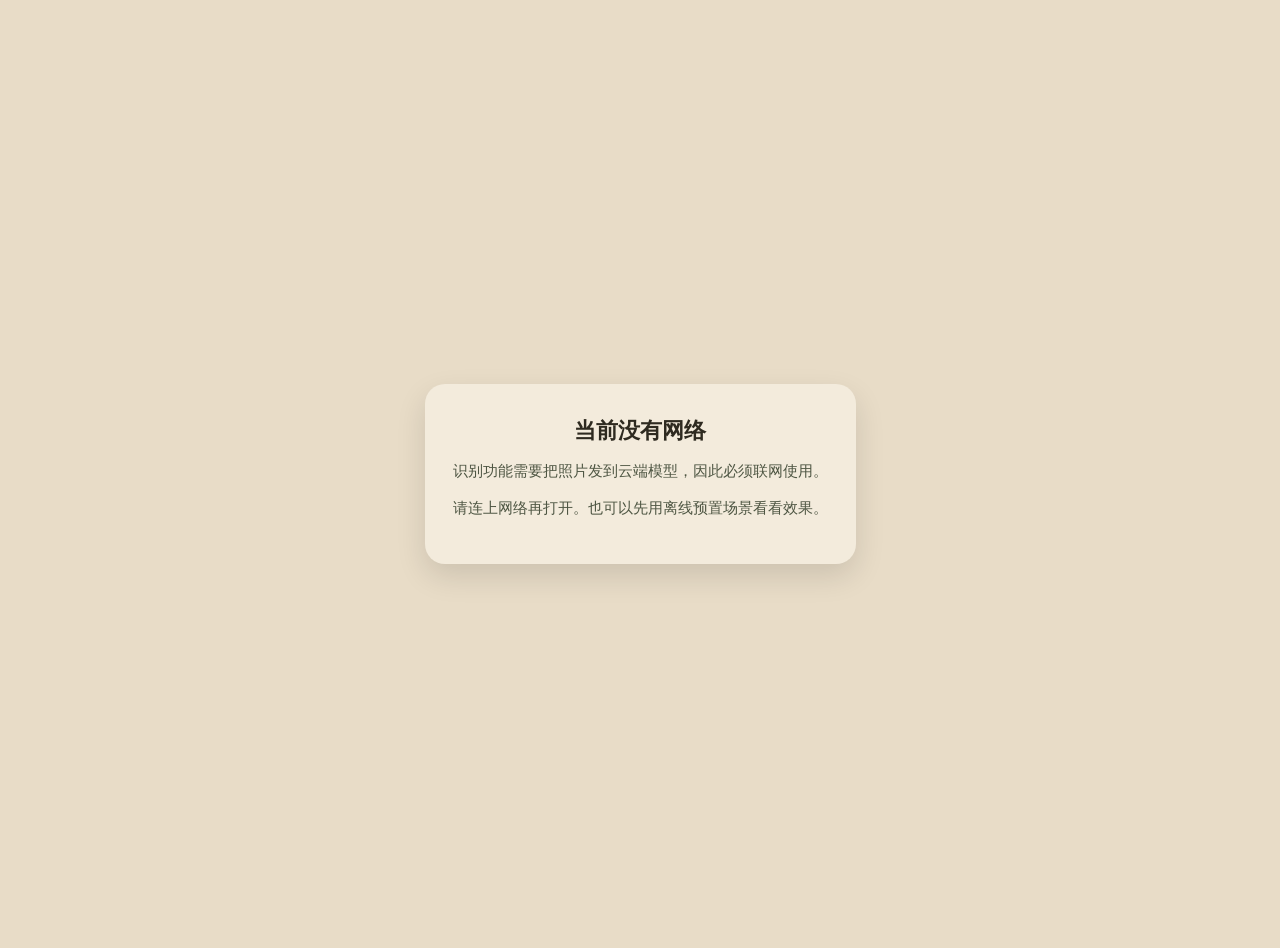
<file: pwa/offline.html>
<!doctype html>
<html lang="zh-CN">
<head>
<meta charset="utf-8">
<meta name="viewport" content="width=device-width, initial-scale=1">
<title>网络不可用 · 智识固废：垃圾分类视觉识别与投放引导</title>
<style>
  :root { color-scheme: light dark; }
  body {
    margin: 0; min-height: 100vh;
    display: flex; align-items: center; justify-content: center;
    background: #E8DCC7; color: #2E2A20;
    font-family: "Noto Serif SC", "Songti SC", "Microsoft YaHei", serif;
    padding: 24px; text-align: center;
  }
  .card {
    max-width: 30rem; background: #F3EBDC;
    border-radius: 20px; padding: 32px 28px;
    box-shadow: 0 12px 30px rgba(0, 0, 0, .12);
  }
  h1 { margin: 0 0 12px; font-size: 22px; }
  p { margin: 0 0 10px; line-height: 1.8; font-size: 15px; color: #4E5643; }
  @media (prefers-color-scheme: dark) {
    body { background: #12150D; color: #E9ECE3; }
    .card { background: #1C2114; }
    p { color: #A9B39B; }
  }
</style>
</head>
<body>
  <div class="card">
    <h1>当前没有网络</h1>
    <p>识别功能需要把照片发到云端模型，因此必须联网使用。</p>
    <p>请连上网络再打开。也可以先用离线预置场景看看效果。</p>
  </div>
</body>
</html>
</file>
<file: docs/styles.css>
/* ============================================================================
   智识固废：垃圾分类视觉识别与投放引导 · 作品介绍页

   Design Read（技能 §0.B）
   ---------------------------------------------------------------
   Reading this as: a competition-entry project page for expert judges,
   with a trust-first evidence-led language, leaning toward native CSS +
   a geometric grotesk (Outfit, self-hosted) + restrained scroll-reveal motion.

   Dial 取值（技能 §1，由 design read 推导，非静默使用基线 8/6/4）
   ---------------------------------------------------------------
     DESIGN_VARIANCE   6   落地页默认区间是 7-9，但受众是打分的评委，
                           要向 trust-first 一档（3-4）靠，取中间值。
                           高于 4，因此按 §4.3 禁用居中 Hero，改用非对称分栏。
     MOTION_INTENSITY  4   §1 的 4-7 档：纯 CSS 过渡 + 滚动进场。
                           不做滚动劫持、不做视差。
     VISUAL_DENSITY    4   标准间距，每节"短标题 + 短说明 + 一个视觉或 CTA"。

   设计系统（技能 §2）
   ---------------------------------------------------------------
   不属于 §2.A 的任何官方设计系统，按 §2.B 如实标注为"审美方向"，
   用原生 CSS 实现；没有借用任何设计系统的 token 再覆盖它。

   色彩（技能 §4.2 / §8.B）
   ---------------------------------------------------------------
   单一强调色（深苔绿），饱和度 < 80%；中性底不用奶油白、不用冷灰；
   无纯黑纯白；浅深两套由 prefers-color-scheme 驱动，属 §4.11 允许的
   auto 模式（页面只有一套主题系统，不做节内反转）。

   形状（技能 §4.4 SHAPE CONSISTENCY LOCK）
   ---------------------------------------------------------------
   全站只有两档圆角，规则文档化并处处遵守：
     图片与卡片 18px；按钮与标签 999px（全圆角）。

   图标（技能 §3.C）
   ---------------------------------------------------------------
   不使用任何图标，也就不存在"手写 SVG 路径"的问题。
   图标库需要外链 CDN，在国内网络与离线演示下都是负债；
   本页的信息量由排版承担，品牌以字标呈现。
   ============================================================================ */

@font-face {
    font-family: "Outfit";
    font-style: normal;
    font-weight: 300 800;
    font-display: swap;
    src: url("fonts/outfit-latin.woff2") format("woff2");
    unicode-range: U+0000-00FF, U+0131, U+0152-0153, U+02BB-02BC, U+02C6, U+02DA,
        U+02DC, U+0304, U+0308, U+0329, U+2000-206F, U+2074, U+20AC, U+2122,
        U+2191, U+2193, U+2212, U+2215, U+FEFF, U+FFFD;
}
@font-face {
    font-family: "Outfit";
    font-style: normal;
    font-weight: 300 800;
    font-display: swap;
    src: url("fonts/outfit-latin-ext.woff2") format("woff2");
    unicode-range: U+0100-02BA, U+02BD-02C5, U+02C7-02CC, U+02CE-02D7, U+02DD-02FF,
        U+0304, U+0308, U+0329, U+1D00-1DBF, U+1E00-1E9F, U+1EF2-1EFF, U+2020,
        U+20A0-20AB, U+20AD-20C0, U+2113, U+2C60-2C7F, U+A720-A7FF;
}

:root {
    --bg: #f4f5f1;
    --surface: #e9ece3;
    --line: rgba(26, 30, 20, 0.14);
    --text: #1a1e14;
    --text-2: #4e5643;
    --text-3: #77806b;
    --accent: #4f5f24;
    --accent-soft: rgba(79, 95, 36, 0.12);

    --radius: 18px;
    --radius-pill: 999px;

    --maxw: 1200px;
    --ease: cubic-bezier(0.16, 1, 0.3, 1);
    --font: "Outfit", "PingFang SC", "Microsoft YaHei", "Hiragino Sans GB",
        system-ui, sans-serif;
}

@media (prefers-color-scheme: dark) {
    :root {
        --bg: #12150d;
        --surface: #1c2114;
        --line: rgba(233, 236, 227, 0.16);
        --text: #e9ece3;
        --text-2: #a9b39b;
        --text-3: #7f8a72;
        --accent: #a9c46a;
        --accent-soft: rgba(169, 196, 106, 0.16);
    }
}

*,
*::before,
*::after {
    box-sizing: border-box;
}

html {
    scroll-behavior: smooth;
}

body {
    margin: 0;
    background: var(--bg);
    color: var(--text);
    font-family: var(--font);
    font-size: 17px;
    line-height: 1.6;
    -webkit-font-smoothing: antialiased;
}

img {
    display: block;
    max-width: 100%;
    border-radius: var(--radius);
    background: var(--surface);
}

a {
    color: var(--accent);
    text-decoration: none;
}

.wrap {
    max-width: var(--maxw);
    margin: 0 auto;
    padding: 0 24px;
}

/* ---------------------------------------------------------------- 顶部导航
   §4.7：桌面端单行，最大高度 80px。 */
.topbar {
    display: flex;
    align-items: center;
    justify-content: space-between;
    gap: 24px;
    height: 68px;
    max-width: var(--maxw);
    margin: 0 auto;
    padding: 0 24px;
}

.wordmark {
    font-size: 17px;
    font-weight: 600;
    letter-spacing: -0.01em;
    color: var(--text);
    white-space: nowrap;
}

.topbar nav {
    display: flex;
    align-items: center;
    gap: 26px;
}

.topbar nav a {
    font-size: 15px;
    color: var(--text-2);
    transition: color 200ms var(--ease);
}

.topbar nav a:hover {
    color: var(--text);
}

/* ---------------------------------------------------------------- 按钮 */
.btn {
    display: inline-flex;
    align-items: center;
    justify-content: center;
    white-space: nowrap;
    border-radius: var(--radius-pill);
    border: 1px solid transparent;
    font-family: inherit;
    font-size: 15px;
    font-weight: 500;
    line-height: 1;
    padding: 13px 26px;
    cursor: pointer;
    transition: transform 200ms var(--ease), background 200ms var(--ease),
        color 200ms var(--ease);
}

.btn-primary {
    background: var(--accent);
    color: var(--bg);
}

.btn-ghost {
    background: transparent;
    color: var(--text);
    border-color: var(--line);
}

.btn:hover {
    transform: translateY(-1px);
}

.btn:active {
    transform: scale(0.98);
}

/* ---------------------------------------------------------------- 通用区块 */
section {
    padding: 84px 0;
}

section + section {
    border-top: 1px solid var(--line);
}

h2 {
    margin: 0 0 18px 0;
    max-width: 24ch;
    font-size: clamp(26px, 3.2vw, 38px);
    font-weight: 600;
    line-height: 1.2;
    letter-spacing: -0.02em;
}

.lede {
    margin: 0;
    max-width: 62ch;
    font-size: 17px;
    color: var(--text-2);
}

/* ---------------------------------------------------------------- Hero
   §4.3：VARIANCE 6 > 4，禁用居中 Hero，改用非对称分栏。
   §4.7：文案元素共 3 个（标题 / 说明 / 按钮组），无眉标、无 CTA 下方小字。
   顶部内边距 96px，未超过 6rem 上限。 */
.hero {
    display: grid;
    grid-template-columns: 1.15fr 0.85fr;
    gap: 64px;
    align-items: center;
    padding: 96px 0 84px 0;
}

.hero h1 {
    margin: 0 0 22px 0;
    font-size: clamp(30px, 4vw, 46px);
    font-weight: 600;
    line-height: 1.18;
    letter-spacing: -0.03em;
}

.hero .lede {
    margin-bottom: 34px;
}

.cta-row {
    display: flex;
    flex-wrap: wrap;
    gap: 12px;
}

.hero-figure {
    margin: 0;
}

.hero-figure img {
    width: 100%;
    aspect-ratio: 3 / 4;
    max-height: 480px;
    object-fit: cover;
}

/* 功能性说明写在图片之外，不叠加在图上（§9.F） */
.cap {
    margin: 14px 0 0 0;
    font-size: 14px;
    line-height: 1.55;
    color: var(--text-3);
}

/* ---------------------------------------------------------------- 证据带
   §4.3 / §7：VARIANCE 6 → 变高宽比、非等分网格。 */
.evidence {
    display: grid;
    grid-template-columns: 0.72fr 1fr;
    gap: 20px;
    margin-top: 44px;
}

.evidence-tall {
    grid-row: span 2;
}

.evidence figure {
    margin: 0;
    display: flex;
    flex-direction: column;
}

.evidence img {
    width: 100%;
    height: 100%;
    object-fit: cover;
}

.evidence-tall img {
    min-height: 380px;
}

.evidence figure:not(.evidence-tall) img {
    min-height: 180px;
}

.evidence .cap {
    margin-top: 12px;
}

/* ---------------------------------------------------------------- 三层分工
   排版承担结构，不画装饰性线条，也不做假界面（§4.8 / §9.F）。 */
.layers {
    display: grid;
    gap: 0;
    margin-top: 44px;
    border-top: 1px solid var(--line);
}

.layer {
    display: grid;
    grid-template-columns: 170px 1fr;
    gap: 32px;
    padding: 30px 0;
    border-bottom: 1px solid var(--line);
}

.layer h3 {
    margin: 0;
    font-size: 20px;
    font-weight: 600;
    letter-spacing: -0.01em;
}

.layer p {
    margin: 0;
    max-width: 60ch;
    color: var(--text-2);
}

/* ---------------------------------------------------------------- 实测数据
   §4.9：规格清单不用逐行下边框，改 2 列卡片网格。 */
.metrics {
    display: grid;
    grid-template-columns: repeat(2, 1fr);
    gap: 16px;
    margin-top: 44px;
}

.metric {
    background: var(--surface);
    border-radius: var(--radius);
    padding: 26px 28px;
}

.metric b {
    display: block;
    font-size: 40px;
    font-weight: 600;
    line-height: 1;
    letter-spacing: -0.03em;
    font-variant-numeric: tabular-nums;
    color: var(--accent);
}

.metric span {
    display: block;
    margin-top: 10px;
    font-size: 15px;
    color: var(--text-2);
}

/* ---------------------------------------------------------------- 迭代过程 */
.rounds {
  display: grid;
  grid-template-columns: repeat(2, 1fr);
  gap: 20px;
  margin-top: 44px;
}

.round {
    border-left: 3px solid var(--accent-soft);
    padding-left: 20px;
}

.round b {
    display: block;
    font-size: 34px;
    font-weight: 600;
    line-height: 1.1;
    letter-spacing: -0.03em;
    font-variant-numeric: tabular-nums;
}

.round strong {
    display: block;
    margin-top: 8px;
    font-size: 15px;
    font-weight: 600;
}

.round p {
    margin: 6px 0 0 0;
    font-size: 15px;
    line-height: 1.55;
    color: var(--text-2);
}

/* ---------------------------------------------------------------- 结尾 */
.closing {
    display: grid;
    grid-template-columns: 1fr auto;
    gap: 40px;
    align-items: center;
}

.closing h2 {
    margin-bottom: 12px;
}

footer {
    padding: 40px 0 64px 0;
    border-top: 1px solid var(--line);
    font-size: 14px;
    line-height: 1.7;
    color: var(--text-3);
}

footer p {
    margin: 0 0 8px 0;
    max-width: 70ch;
}

/* ---------------------------------------------------------------- 滚动进场
   §5.D：使用 IntersectionObserver，不用 window.addEventListener('scroll')。
   §6.A：只动 transform 与 opacity。
   §6.B：reduced-motion 下全部塌缩为静态。 */
.reveal {
  opacity: 0;
  transform: translateY(20px);
}

/* 没有 GSAP 时（脚本没加载或浏览器不支持）用 CSS 过渡兜底。
   GSAP 接管后 html 上会加 .gsap-on，这条让位，避免两边各动一次。 */
html:not(.gsap-on) .reveal {
  transition: opacity 520ms var(--ease), transform 520ms var(--ease);
}

.reveal.is-in {
    opacity: 1;
    transform: none;
}

@media (prefers-reduced-motion: reduce) {
    html {
        scroll-behavior: auto;
    }
    .reveal {
        opacity: 1;
        transform: none;
        transition: none;
    }
    .btn:hover,
    .btn:active {
        transform: none;
    }
}

/* ---------------------------------------------------------------- 断点
   §4.7 / §7：高方差布局在 <768px 必须显式收敛为单列。 */
@media (max-width: 980px) {
    .hero {
        grid-template-columns: 1fr;
        gap: 40px;
        padding: 72px 0 64px 0;
    }
    .hero-figure img {
        aspect-ratio: 4 / 3;
    }
    .evidence {
        grid-template-columns: 1fr;
    }
    .evidence-tall {
        grid-row: auto;
    }
    .evidence-tall img {
        min-height: 260px;
    }
    .closing {
        grid-template-columns: 1fr;
        gap: 28px;
    }
}

@media (max-width: 768px) {
    body {
        font-size: 16px;
    }
    section {
        padding: 60px 0;
    }
    .wrap,
    .topbar {
        padding: 0 18px;
    }
    /* 页内锚点在手机上冗余（页面本来就短，滑动即可到达），
       而它们会把顶栏撑到 451px。这里只留品牌与主要动作。 */
    .topbar nav a:not(.btn) {
        display: none;
    }
    .topbar {
        gap: 12px;
    }
    .wordmark {
        font-size: 15px;
        white-space: normal;
        line-height: 1.3;
    }
    /* 触控目标抬到 44px 以上 */
    .btn {
        min-height: 46px;
        padding: 14px 22px;
    }
    .layer {
        grid-template-columns: 1fr;
        gap: 10px;
    }
    .metrics,
    .rounds {
        grid-template-columns: 1fr;
    }
    .cta-row .btn {
        width: 100%;
    }
    h2 {
        font-size: 24px;
    }
    .metric b {
        font-size: 34px;
    }
}
</file>
<file: landing/styles.css>
/* ============================================================================
   智识固废：垃圾分类视觉识别与投放引导 · 作品介绍页

   Design Read（技能 §0.B）
   ---------------------------------------------------------------
   Reading this as: a competition-entry project page for expert judges,
   with a trust-first evidence-led language, leaning toward native CSS +
   a geometric grotesk (Outfit, self-hosted) + restrained scroll-reveal motion.

   Dial 取值（技能 §1，由 design read 推导，非静默使用基线 8/6/4）
   ---------------------------------------------------------------
     DESIGN_VARIANCE   6   落地页默认区间是 7-9，但受众是打分的评委，
                           要向 trust-first 一档（3-4）靠，取中间值。
                           高于 4，因此按 §4.3 禁用居中 Hero，改用非对称分栏。
     MOTION_INTENSITY  4   §1 的 4-7 档：纯 CSS 过渡 + 滚动进场。
                           不做滚动劫持、不做视差。
     VISUAL_DENSITY    4   标准间距，每节"短标题 + 短说明 + 一个视觉或 CTA"。

   设计系统（技能 §2）
   ---------------------------------------------------------------
   不属于 §2.A 的任何官方设计系统，按 §2.B 如实标注为"审美方向"，
   用原生 CSS 实现；没有借用任何设计系统的 token 再覆盖它。

   色彩（技能 §4.2 / §8.B）
   ---------------------------------------------------------------
   单一强调色（深苔绿），饱和度 < 80%；中性底不用奶油白、不用冷灰；
   无纯黑纯白；浅深两套由 prefers-color-scheme 驱动，属 §4.11 允许的
   auto 模式（页面只有一套主题系统，不做节内反转）。

   形状（技能 §4.4 SHAPE CONSISTENCY LOCK）
   ---------------------------------------------------------------
   全站只有两档圆角，规则文档化并处处遵守：
     图片与卡片 18px；按钮与标签 999px（全圆角）。

   图标（技能 §3.C）
   ---------------------------------------------------------------
   不使用任何图标，也就不存在"手写 SVG 路径"的问题。
   图标库需要外链 CDN，在国内网络与离线演示下都是负债；
   本页的信息量由排版承担，品牌以字标呈现。
   ============================================================================ */

@font-face {
    font-family: "Outfit";
    font-style: normal;
    font-weight: 300 800;
    font-display: swap;
    src: url("fonts/outfit-latin.woff2") format("woff2");
    unicode-range: U+0000-00FF, U+0131, U+0152-0153, U+02BB-02BC, U+02C6, U+02DA,
        U+02DC, U+0304, U+0308, U+0329, U+2000-206F, U+2074, U+20AC, U+2122,
        U+2191, U+2193, U+2212, U+2215, U+FEFF, U+FFFD;
}
@font-face {
    font-family: "Outfit";
    font-style: normal;
    font-weight: 300 800;
    font-display: swap;
    src: url("fonts/outfit-latin-ext.woff2") format("woff2");
    unicode-range: U+0100-02BA, U+02BD-02C5, U+02C7-02CC, U+02CE-02D7, U+02DD-02FF,
        U+0304, U+0308, U+0329, U+1D00-1DBF, U+1E00-1E9F, U+1EF2-1EFF, U+2020,
        U+20A0-20AB, U+20AD-20C0, U+2113, U+2C60-2C7F, U+A720-A7FF;
}

:root {
    --bg: #f4f5f1;
    --surface: #e9ece3;
    --line: rgba(26, 30, 20, 0.14);
    --text: #1a1e14;
    --text-2: #4e5643;
    --text-3: #77806b;
    --accent: #4f5f24;
    --accent-soft: rgba(79, 95, 36, 0.12);

    --radius: 18px;
    --radius-pill: 999px;

    --maxw: 1200px;
    --ease: cubic-bezier(0.16, 1, 0.3, 1);
    --font: "Outfit", "PingFang SC", "Microsoft YaHei", "Hiragino Sans GB",
        system-ui, sans-serif;
}

@media (prefers-color-scheme: dark) {
    :root {
        --bg: #12150d;
        --surface: #1c2114;
        --line: rgba(233, 236, 227, 0.16);
        --text: #e9ece3;
        --text-2: #a9b39b;
        --text-3: #7f8a72;
        --accent: #a9c46a;
        --accent-soft: rgba(169, 196, 106, 0.16);
    }
}

*,
*::before,
*::after {
    box-sizing: border-box;
}

html {
    scroll-behavior: smooth;
}

body {
    margin: 0;
    background: var(--bg);
    color: var(--text);
    font-family: var(--font);
    font-size: 17px;
    line-height: 1.6;
    -webkit-font-smoothing: antialiased;
}

img {
    display: block;
    max-width: 100%;
    border-radius: var(--radius);
    background: var(--surface);
}

a {
    color: var(--accent);
    text-decoration: none;
}

.wrap {
    max-width: var(--maxw);
    margin: 0 auto;
    padding: 0 24px;
}

/* ---------------------------------------------------------------- 顶部导航
   §4.7：桌面端单行，最大高度 80px。 */
.topbar {
    display: flex;
    align-items: center;
    justify-content: space-between;
    gap: 24px;
    height: 68px;
    max-width: var(--maxw);
    margin: 0 auto;
    padding: 0 24px;
}

.wordmark {
    font-size: 17px;
    font-weight: 600;
    letter-spacing: -0.01em;
    color: var(--text);
    white-space: nowrap;
}

.topbar nav {
    display: flex;
    align-items: center;
    gap: 26px;
}

.topbar nav a {
    font-size: 15px;
    color: var(--text-2);
    transition: color 200ms var(--ease);
}

.topbar nav a:hover {
    color: var(--text);
}

/* ---------------------------------------------------------------- 按钮 */
.btn {
    display: inline-flex;
    align-items: center;
    justify-content: center;
    white-space: nowrap;
    border-radius: var(--radius-pill);
    border: 1px solid transparent;
    font-family: inherit;
    font-size: 15px;
    font-weight: 500;
    line-height: 1;
    padding: 13px 26px;
    cursor: pointer;
    transition: transform 200ms var(--ease), background 200ms var(--ease),
        color 200ms var(--ease);
}

.btn-primary {
    background: var(--accent);
    color: var(--bg);
}

.btn-ghost {
    background: transparent;
    color: var(--text);
    border-color: var(--line);
}

.btn:hover {
    transform: translateY(-1px);
}

.btn:active {
    transform: scale(0.98);
}

/* ---------------------------------------------------------------- 通用区块 */
section {
    padding: 84px 0;
}

section + section {
    border-top: 1px solid var(--line);
}

h2 {
    margin: 0 0 18px 0;
    max-width: 24ch;
    font-size: clamp(26px, 3.2vw, 38px);
    font-weight: 600;
    line-height: 1.2;
    letter-spacing: -0.02em;
}

.lede {
    margin: 0;
    max-width: 62ch;
    font-size: 17px;
    color: var(--text-2);
}

/* ---------------------------------------------------------------- Hero
   §4.3：VARIANCE 6 > 4，禁用居中 Hero，改用非对称分栏。
   §4.7：文案元素共 3 个（标题 / 说明 / 按钮组），无眉标、无 CTA 下方小字。
   顶部内边距 96px，未超过 6rem 上限。 */
.hero {
    display: grid;
    grid-template-columns: 1.15fr 0.85fr;
    gap: 64px;
    align-items: center;
    padding: 96px 0 84px 0;
}

.hero h1 {
    margin: 0 0 22px 0;
    font-size: clamp(30px, 4vw, 46px);
    font-weight: 600;
    line-height: 1.18;
    letter-spacing: -0.03em;
}

.hero .lede {
    margin-bottom: 34px;
}

.cta-row {
    display: flex;
    flex-wrap: wrap;
    gap: 12px;
}

.hero-figure {
    margin: 0;
}

.hero-figure img {
    width: 100%;
    aspect-ratio: 3 / 4;
    max-height: 480px;
    object-fit: cover;
}

/* 功能性说明写在图片之外，不叠加在图上（§9.F） */
.cap {
    margin: 14px 0 0 0;
    font-size: 14px;
    line-height: 1.55;
    color: var(--text-3);
}

/* ---------------------------------------------------------------- 证据带
   §4.3 / §7：VARIANCE 6 → 变高宽比、非等分网格。 */
.evidence {
    display: grid;
    grid-template-columns: 0.72fr 1fr;
    gap: 20px;
    margin-top: 44px;
}

.evidence-tall {
    grid-row: span 2;
}

.evidence figure {
    margin: 0;
    display: flex;
    flex-direction: column;
}

.evidence img {
    width: 100%;
    height: 100%;
    object-fit: cover;
}

.evidence-tall img {
    min-height: 380px;
}

.evidence figure:not(.evidence-tall) img {
    min-height: 180px;
}

.evidence .cap {
    margin-top: 12px;
}

/* ---------------------------------------------------------------- 三层分工
   排版承担结构，不画装饰性线条，也不做假界面（§4.8 / §9.F）。 */
.layers {
    display: grid;
    gap: 0;
    margin-top: 44px;
    border-top: 1px solid var(--line);
}

.layer {
    display: grid;
    grid-template-columns: 170px 1fr;
    gap: 32px;
    padding: 30px 0;
    border-bottom: 1px solid var(--line);
}

.layer h3 {
    margin: 0;
    font-size: 20px;
    font-weight: 600;
    letter-spacing: -0.01em;
}

.layer p {
    margin: 0;
    max-width: 60ch;
    color: var(--text-2);
}

/* ---------------------------------------------------------------- 实测数据
   §4.9：规格清单不用逐行下边框，改 2 列卡片网格。 */
.metrics {
    display: grid;
    grid-template-columns: repeat(2, 1fr);
    gap: 16px;
    margin-top: 44px;
}

.metric {
    background: var(--surface);
    border-radius: var(--radius);
    padding: 26px 28px;
}

.metric b {
    display: block;
    font-size: 40px;
    font-weight: 600;
    line-height: 1;
    letter-spacing: -0.03em;
    font-variant-numeric: tabular-nums;
    color: var(--accent);
}

.metric span {
    display: block;
    margin-top: 10px;
    font-size: 15px;
    color: var(--text-2);
}

/* ---------------------------------------------------------------- 迭代过程 */
.rounds {
  display: grid;
  grid-template-columns: repeat(2, 1fr);
  gap: 20px;
  margin-top: 44px;
}

.round {
    border-left: 3px solid var(--accent-soft);
    padding-left: 20px;
}

.round b {
    display: block;
    font-size: 34px;
    font-weight: 600;
    line-height: 1.1;
    letter-spacing: -0.03em;
    font-variant-numeric: tabular-nums;
}

.round strong {
    display: block;
    margin-top: 8px;
    font-size: 15px;
    font-weight: 600;
}

.round p {
    margin: 6px 0 0 0;
    font-size: 15px;
    line-height: 1.55;
    color: var(--text-2);
}

/* ---------------------------------------------------------------- 结尾 */
.closing {
    display: grid;
    grid-template-columns: 1fr auto;
    gap: 40px;
    align-items: center;
}

.closing h2 {
    margin-bottom: 12px;
}

footer {
    padding: 40px 0 64px 0;
    border-top: 1px solid var(--line);
    font-size: 14px;
    line-height: 1.7;
    color: var(--text-3);
}

footer p {
    margin: 0 0 8px 0;
    max-width: 70ch;
}

/* ---------------------------------------------------------------- 滚动进场
   §5.D：使用 IntersectionObserver，不用 window.addEventListener('scroll')。
   §6.A：只动 transform 与 opacity。
   §6.B：reduced-motion 下全部塌缩为静态。 */
.reveal {
  opacity: 0;
  transform: translateY(20px);
}

/* 没有 GSAP 时（脚本没加载或浏览器不支持）用 CSS 过渡兜底。
   GSAP 接管后 html 上会加 .gsap-on，这条让位，避免两边各动一次。 */
html:not(.gsap-on) .reveal {
  transition: opacity 520ms var(--ease), transform 520ms var(--ease);
}

.reveal.is-in {
    opacity: 1;
    transform: none;
}

@media (prefers-reduced-motion: reduce) {
    html {
        scroll-behavior: auto;
    }
    .reveal {
        opacity: 1;
        transform: none;
        transition: none;
    }
    .btn:hover,
    .btn:active {
        transform: none;
    }
}

/* ---------------------------------------------------------------- 断点
   §4.7 / §7：高方差布局在 <768px 必须显式收敛为单列。 */
@media (max-width: 980px) {
    .hero {
        grid-template-columns: 1fr;
        gap: 40px;
        padding: 72px 0 64px 0;
    }
    .hero-figure img {
        aspect-ratio: 4 / 3;
    }
    .evidence {
        grid-template-columns: 1fr;
    }
    .evidence-tall {
        grid-row: auto;
    }
    .evidence-tall img {
        min-height: 260px;
    }
    .closing {
        grid-template-columns: 1fr;
        gap: 28px;
    }
}

@media (max-width: 768px) {
    body {
        font-size: 16px;
    }
    section {
        padding: 60px 0;
    }
    .wrap,
    .topbar {
        padding: 0 18px;
    }
    /* 页内锚点在手机上冗余（页面本来就短，滑动即可到达），
       而它们会把顶栏撑到 451px。这里只留品牌与主要动作。 */
    .topbar nav a:not(.btn) {
        display: none;
    }
    .topbar {
        gap: 12px;
    }
    .wordmark {
        font-size: 15px;
        white-space: normal;
        line-height: 1.3;
    }
    /* 触控目标抬到 44px 以上 */
    .btn {
        min-height: 46px;
        padding: 14px 22px;
    }
    .layer {
        grid-template-columns: 1fr;
        gap: 10px;
    }
    .metrics,
    .rounds {
        grid-template-columns: 1fr;
    }
    .cta-row .btn {
        width: 100%;
    }
    h2 {
        font-size: 24px;
    }
    .metric b {
        font-size: 34px;
    }
}
</file>
<file: 大屏/screen.css>
/* ==========================================================================
   智识固废：垃圾分类视觉识别与投放引导 · 数据大屏（静态演示版）样式

   设计取向参考可视化大屏：深色底、发光线条、3D 主视觉、浮动数据面板。
   配色沿用项目已有的苔绿 / 沙 / 赭石体系，四分类桶色与方案书、答辩 PPT、
   原型界面保持同一套。
   ========================================================================== */

:root{
  --bg:#0B0E08;
  --panel:rgba(232,220,199,.055);
  --panel-2:rgba(232,220,199,.11);
  --line:rgba(232,220,199,.15);
  --sand:#E8DCC7;
  --dim:#9C9280;
  --dimmer:#7A7264;
  --ochre:#C08E3A;
  /* 四分类桶色 */
  --recyclable:#4E86BE;
  --kitchen:#7C9440;
  --hazardous:#C0563A;
  --residual:#8E8B80;
  --font:"Noto Serif SC","Source Han Serif SC","Songti SC","Microsoft YaHei",serif;
  --font-num:"IBM Plex Mono",Consolas,"Courier New",monospace;
}

*{box-sizing:border-box;margin:0;padding:0}
html,body{height:100%;background:#000;overflow:hidden}
body{font-family:var(--font);color:var(--sand)}

/* 1920×1080 设计稿，等比缩放到任意屏幕 */
#stage{
  position:absolute;top:0;left:0;width:1920px;height:1080px;
  transform-origin:top left;
  background:
    radial-gradient(1200px 700px at 50% 6%, rgba(192,142,58,.10), transparent 62%),
    radial-gradient(900px 600px at 12% 96%, rgba(78,134,190,.08), transparent 60%),
    var(--bg);
  display:grid;grid-template-rows:92px 1fr 54px;gap:14px;
  padding:16px 22px 14px;
}

/* ---------------------------------------------------------------- 顶栏 */
header{display:flex;align-items:center;justify-content:space-between;gap:24px;
  border-bottom:1px solid var(--line);padding-bottom:10px}
.brand{display:flex;align-items:baseline;gap:16px}
.brand h1{font-size:31px;font-weight:700;letter-spacing:.02em}
.brand .sub{font-size:15px;color:var(--dim);letter-spacing:.06em}
.regions{display:flex;align-items:center;gap:10px}
.regions .lbl{font-size:14px;color:var(--dimmer);letter-spacing:.1em}
.chip{font-size:14px;padding:5px 14px;border-radius:999px;
  border:1px solid var(--line);color:var(--dim)}
.chip.on{border-color:rgba(192,142,58,.75);color:var(--sand);
  background:rgba(192,142,58,.16)}
.clock{text-align:right;line-height:1.35}
.clock b{font-family:var(--font-num);font-size:26px;font-weight:500;letter-spacing:.04em}
.clock span{display:block;font-size:13px;color:var(--dimmer);letter-spacing:.08em}

/* ---------------------------------------------------------------- 主区 */
main{display:grid;grid-template-columns:452px 1fr 452px;gap:14px;min-height:0}
.col{display:grid;gap:12px;min-height:0}
.col.left{grid-template-rows:1.12fr .86fr .78fr}
.col.right{grid-template-rows:1.06fr .92fr .82fr}

.panel{position:relative;background:var(--panel);border:1px solid var(--line);
  border-radius:14px;padding:12px 14px 10px;min-height:0;display:flex;flex-direction:column}
.panel::before{content:"";position:absolute;left:14px;top:-1px;width:52px;height:2px;
  background:var(--ochre);opacity:.85;border-radius:2px}
.p-head{display:flex;align-items:baseline;justify-content:space-between;gap:10px;margin-bottom:6px}
.p-head h2{font-size:17px;font-weight:600;letter-spacing:.03em}
.p-head em{font-style:normal;font-size:12px;color:var(--dimmer);letter-spacing:.04em}
.chart{flex:1;min-height:0;width:100%}

/* 数字卡 */
.kpis{display:grid;grid-template-columns:repeat(3,1fr);gap:8px;flex:1;align-content:center}
.kpi{background:var(--panel-2);border-radius:10px;padding:10px 8px;text-align:center}
.kpi b{display:block;font-family:var(--font-num);font-size:27px;font-weight:500;color:var(--sand)}
.kpi b i{font-style:normal;font-size:14px;color:var(--dim);margin-left:2px}
.kpi span{display:block;margin-top:3px;font-size:12.5px;color:var(--dim)}
.kpi.accent b{color:var(--ochre)}

.latency{display:flex;align-items:flex-end;gap:14px;flex:1;padding-bottom:4px}
.latency .big{font-family:var(--font-num);font-size:42px;line-height:1;color:var(--sand)}
.latency .big i{font-style:normal;font-size:15px;color:var(--dim);margin-left:4px}
.latency .rng{flex:1;font-size:13px;color:var(--dim);line-height:1.9}
.latency .rng b{color:var(--sand);font-family:var(--font-num);font-weight:500}

/* ------------------------------------------------------------ 中间 3D */
.col.center{grid-template-rows:1fr 148px}
.stage3d{padding:0;overflow:hidden;
  background:radial-gradient(760px 480px at 50% 30%, rgba(232,220,199,.12), transparent 72%), rgba(0,0,0,.22)}
#gl{position:absolute;inset:0;width:100%;height:100%;display:block}
.labels{position:absolute;inset:0;pointer-events:none}
.lb{position:absolute;left:0;top:0;transform:translate(-50%,-50%);
  padding:4px 10px;border-radius:9px;font-size:14px;white-space:nowrap;
  background:rgba(11,14,8,.72);border:1px solid var(--line);
  opacity:0;transition:opacity .25s ease}
.lb b{font-weight:600}
.lb i{font-style:normal;font-size:12px;color:var(--dim);margin-left:6px}
.lb.bin{font-size:12.5px;color:var(--dim);border-style:dashed;background:rgba(11,14,8,.5)}
.lb.bin.on{color:var(--sand);border-style:solid}
.lb.main{border-color:rgba(192,142,58,.7);background:rgba(192,142,58,.18)}
.title3d{position:absolute;left:22px;top:18px;pointer-events:none}
.title3d h3{font-size:23px;font-weight:600;letter-spacing:.02em}
.title3d p{margin-top:5px;font-size:13.5px;color:var(--dim)}
.title3d code{font-family:var(--font-num);font-size:12.5px;color:var(--ochre)}
.legend3d{position:absolute;right:20px;top:18px;text-align:right;font-size:12.5px;color:var(--dim);line-height:1.85}
.legend3d b{color:var(--sand);font-family:var(--font-num);font-weight:500}

/* 四个部件小卡：3D 动画飞到哪一件，对应的卡片就亮起来 */
.parts{display:grid;grid-template-columns:repeat(4,1fr);gap:10px}
.part{background:var(--panel);border:1px solid var(--line);border-left:3px solid var(--residual);
  border-radius:12px;padding:12px 13px;transition:background .3s ease,border-color .3s ease}
.part.on{background:var(--panel-2);border-color:rgba(232,220,199,.34)}
.part .nm{font-size:14.5px;font-weight:600}
.part .bin{margin-top:7px;font-size:13px}
.part .prep{margin-top:6px;font-size:12.5px;color:var(--dimmer);line-height:1.7}

/* ---------------------------------------------------------------- 底栏 */
footer{display:flex;align-items:center;justify-content:space-between;gap:20px;
  border-top:1px solid var(--line);padding-top:9px;font-size:12.5px;color:var(--dimmer)}
footer .src code{font-family:var(--font-num);color:var(--dim)}
footer .tag{color:var(--dim)}

/* 快捷键提示：做成胶囊并提高对比度，12px 的纯灰字在黑底上太难认 */
#hint{position:fixed;right:18px;bottom:16px;z-index:9;
  padding:8px 16px;border-radius:999px;
  background:rgba(11,14,8,.72);border:1px solid rgba(232,220,199,.18);
  color:#C9BDA4;font-size:12.5px;letter-spacing:.04em;
  cursor:pointer;backdrop-filter:blur(6px)}
#hint b{color:#E8DCC7;font-weight:600}

/* ------------------------------- 没有 WebGL 时的 2D 降级示意 */
.fb{position:absolute;inset:0;overflow:hidden}
.fb-note{position:absolute;left:50%;bottom:8px;transform:translateX(-50%);
  font-size:12px;color:#7A7264;white-space:nowrap}
.fb-bins{position:absolute;left:0;right:0;bottom:34px;height:74px;
  display:grid;grid-template-columns:repeat(4,1fr);justify-items:center;align-items:end}
.fb-bin{width:74px;height:52px;border:2px solid;border-top-left-radius:8px;
  border-top-right-radius:8px;display:flex;align-items:center;justify-content:center;
  font-size:12.5px;background:rgba(232,220,199,.06);
  transition:background .25s ease,box-shadow .25s ease}
.fb-bin.on{background:rgba(232,220,199,.18);box-shadow:0 0 18px rgba(232,220,199,.25)}
.fb-chip{position:absolute;left:0;top:0;padding:7px 12px;border-radius:10px;
  background:rgba(11,14,8,.86);border:1px solid rgba(232,220,199,.2);
  border-left-width:3px;border-left-style:solid;font-size:13.5px;white-space:nowrap;
  transition:opacity .15s linear}
.fb-chip b{font-weight:600}
.fb-chip i{font-style:normal;font-size:12px;color:#9C9280;margin-left:7px}
</file>
